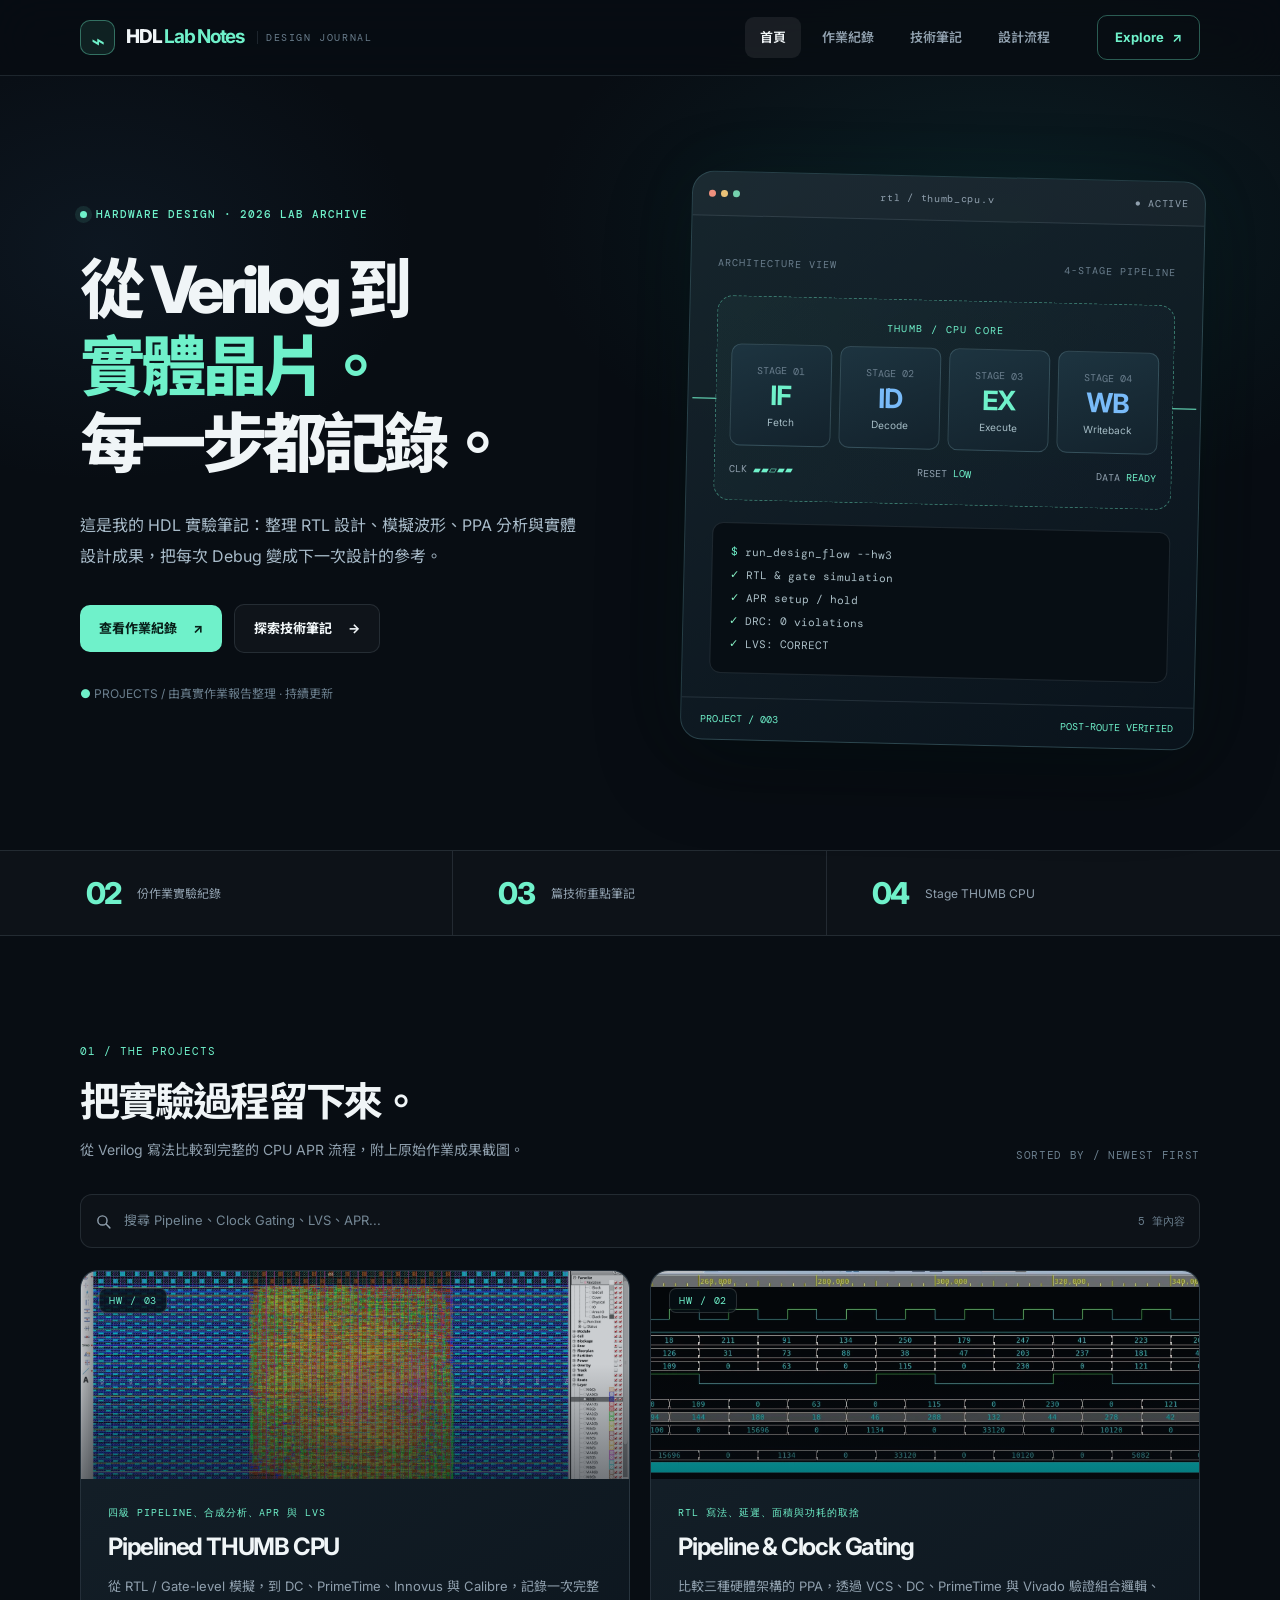
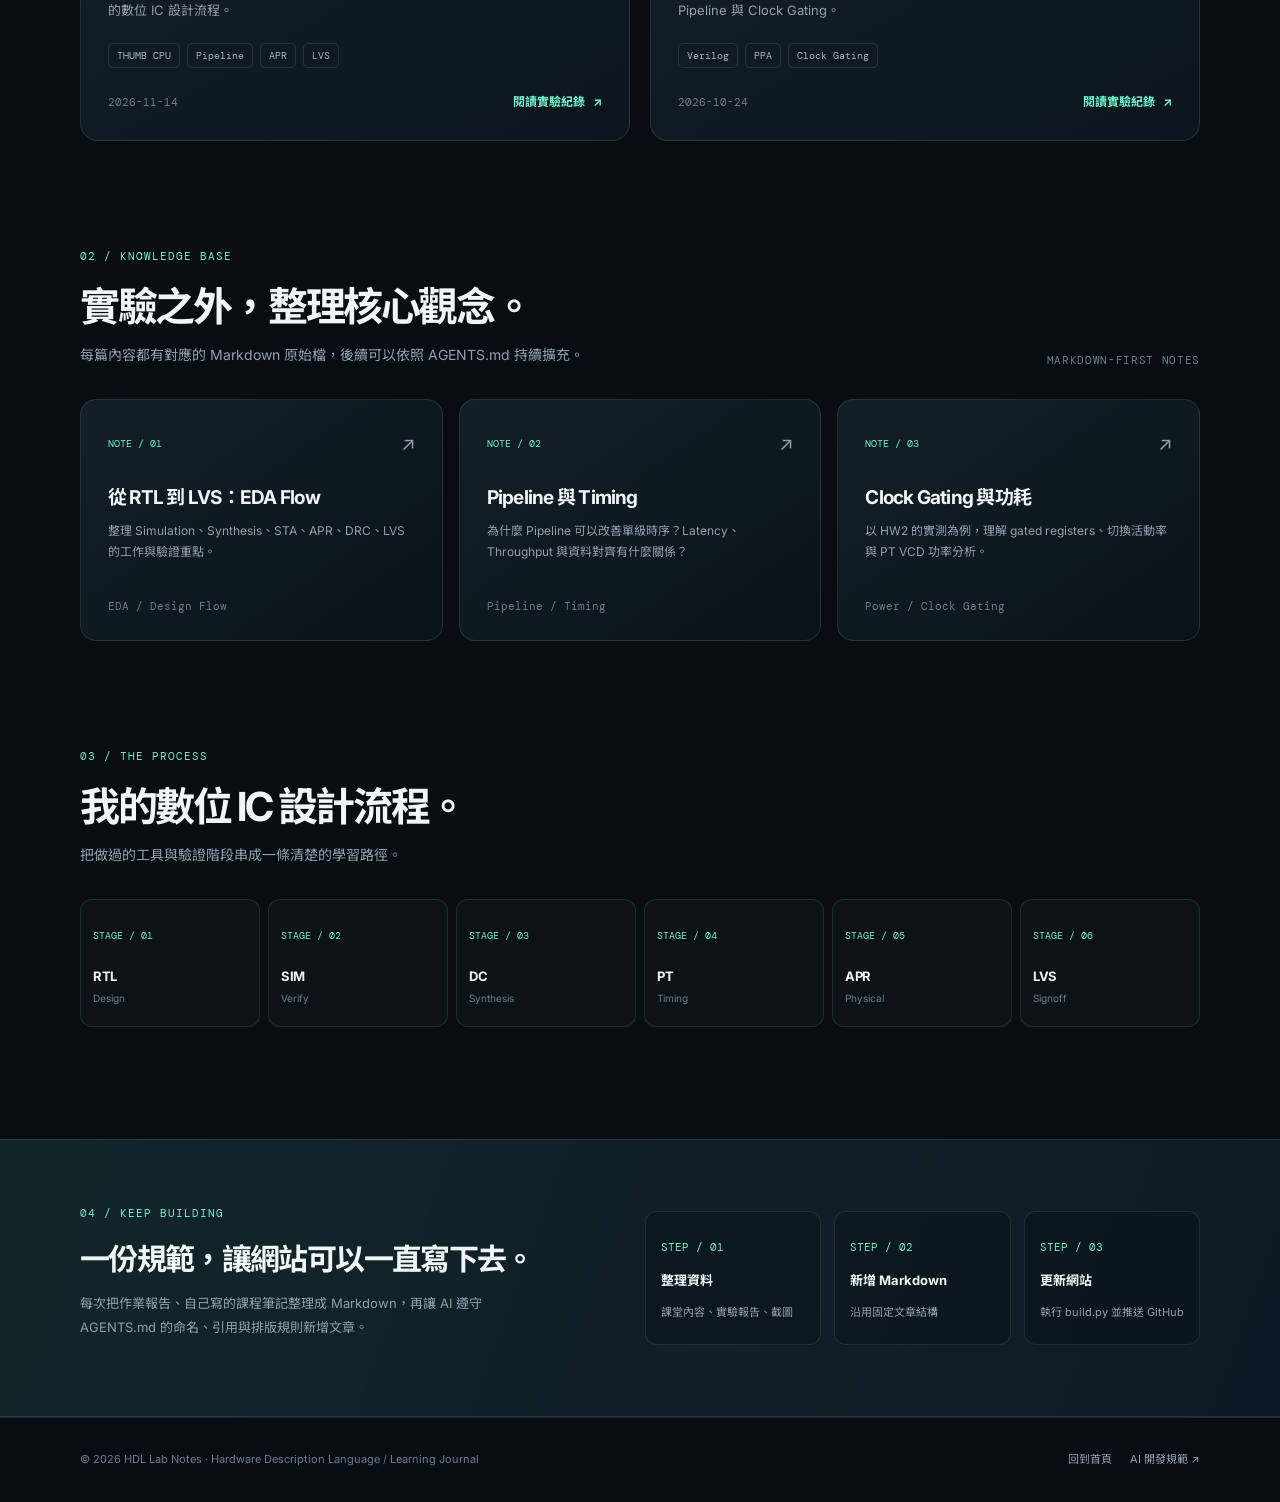
<file: index.html>
<!doctype html><html lang="zh-Hant"><head><meta charset="utf-8"/><meta name="viewport" content="width=device-width,initial-scale=1"/>
    <meta name="description" content="HDL Lab Notes：Verilog、Pipeline、Clock Gating 與 Pipelined THUMB CPU 的硬體設計學習紀錄。"/><meta name="theme-color" content="#080d13"/>
    <title>首頁 · HDL Lab Notes</title><link rel="stylesheet" href="assets/css/styles.css"/>
    <script defer src="assets/js/site.js"></script></head><body><header class="site-header"><div class="wrap nav">
      <a class="brand" href="index.html" aria-label="HDL Lab Notes 首頁"><span class="brand-icon" aria-hidden="true">⌁</span><span>HDL <b>Lab Notes</b></span><small>DESIGN JOURNAL</small></a>
      <nav class="nav-links" id="main-nav" data-nav-links aria-label="主要導覽">
        <a href="index.html" aria-current="page">首頁</a>
        <a href="index.html#assignments" >作業紀錄</a>
        <a href="index.html#notes" >技術筆記</a>
        <a href="index.html#workflow">設計流程</a>
      </nav>
      <a class="nav-cta" href="index.html#assignments">Explore <span aria-hidden="true">↗</span></a>
      <button class="menu-toggle" type="button" data-menu-button aria-controls="main-nav" aria-expanded="false" aria-label="開啟選單">☰</button>
    </div></header><main>
      <section class="hero wrap"><div class="hero-copy"><div class="eyebrow"><span class="status-ping"></span> HARDWARE DESIGN · 2026 LAB ARCHIVE</div>
       <h1>從 Verilog 到<br/><em>實體晶片。</em><br/>每一步都記錄。</h1>
       <p class="intro">這是我的 HDL 實驗筆記：整理 RTL 設計、模擬波形、PPA 分析與實體設計成果，把每次 Debug 變成下一次設計的參考。</p>
       <div class="hero-actions"><a class="btn btn-primary" href="#assignments">查看作業紀錄 <span>↗</span></a><a class="btn btn-outline" href="#notes">探索技術筆記 <span>→</span></a></div>
       <p class="hero-caption"><span>●</span> PROJECTS / 由真實作業報告整理 · 持續更新</p></div>
       <div class="visual" aria-label="四級 CPU Pipeline 示意"><div class="visual-top"><div class="window-dots"><i></i><i></i><i></i></div><span>rtl / thumb_cpu.v</span><span>● ACTIVE</span></div>
        <div class="visual-core"><div class="schematic-title"><span>ARCHITECTURE VIEW</span><span>4-STAGE PIPELINE</span></div>
        <div class="chip-box"><div class="chip-kicker">THUMB / CPU CORE</div><div class="pipeline">
           <div class="stage"><span>STAGE 01</span><strong>IF</strong><small>Fetch</small></div><div class="stage"><span>STAGE 02</span><strong>ID</strong><small>Decode</small></div><div class="stage"><span>STAGE 03</span><strong>EX</strong><small>Execute</small></div><div class="stage"><span>STAGE 04</span><strong>WB</strong><small>Writeback</small></div>
         </div><div class="signal"><span>CLK <i>▰▰▱▰▰</i></span><span>RESET <i>LOW</i></span><span>DATA <i>READY</i></span></div></div>
        <div class="terminal"><div><span class="prompt">$</span> run_design_flow --hw3</div><div><span class="pass">✓</span> RTL &amp; gate simulation</div><div><span class="pass">✓</span> APR setup / hold</div><div><span class="pass">✓</span> DRC: 0 violations</div><div><span class="pass">✓</span> LVS: CORRECT</div></div></div>
        <div class="visual-foot"><span>PROJECT / 003</span><span>POST-ROUTE VERIFIED</span></div></div></section>
      <div class="stats-strip"><div class="wrap stats"><div class="stat"><strong>02</strong><span>份作業實驗紀錄</span></div><div class="stat"><strong>03</strong><span>篇技術重點筆記</span></div><div class="stat"><strong>04</strong><span>Stage THUMB CPU</span></div></div></div>
      <section id="assignments" class="section wrap"><div class="section-header"><div><span class="section-number">01 / THE PROJECTS</span><h2>把實驗過程留下來。</h2><p>從 Verilog 寫法比較到完整的 CPU APR 流程，附上原始作業成果截圖。</p></div><span class="section-aside">SORTED BY / NEWEST FIRST</span></div>
        <div class="search-area"><svg viewBox="0 0 24 24" fill="none" stroke-width="2" stroke-linecap="round"><circle cx="10.5" cy="10.5" r="6.5"/><path d="m16 16 5 5"/></svg><input data-search type="search" aria-label="搜尋實驗與技術筆記" placeholder="搜尋 Pipeline、Clock Gating、LVS、APR..."/><small data-search-count>5 筆內容</small></div>
        <div class="card-grid"><a href="assignments/hw3.html" class="card" data-search-item="Pipelined THUMB CPU 四級 Pipeline、合成分析、APR 與 LVS 從 RTL / Gate-level 模擬，到 DC、PrimeTime、Innovus 與 Calibre，記錄一次完整的數位 IC 設計流程。 THUMB CPU Pipeline APR LVS"><div class="card-media"><img src="assets/images/hw3-layout.webp" alt="Pipelined THUMB CPU 實作截圖" loading="lazy"/><span class="card-index">HW / 03</span></div><div class="card-body">
      <p class="card-subtitle">四級 Pipeline、合成分析、APR 與 LVS</p><h3>Pipelined THUMB CPU</h3><p>從 RTL / Gate-level 模擬，到 DC、PrimeTime、Innovus 與 Calibre，記錄一次完整的數位 IC 設計流程。</p><div class="tags"><span>THUMB CPU</span><span>Pipeline</span><span>APR</span><span>LVS</span></div>
      <div class="card-bottom"><span class="card-date">2026-11-14</span><span class="card-arrow">閱讀實驗紀錄 <span aria-hidden="true">↗</span></span></div></div></a><a href="assignments/hw2.html" class="card" data-search-item="Pipeline &amp; Clock Gating RTL 寫法、延遲、面積與功耗的取捨 比較三種硬體架構的 PPA，透過 VCS、DC、PrimeTime 與 Vivado 驗證組合邏輯、Pipeline 與 Clock Gating。 Verilog PPA Clock Gating"><div class="card-media"><img src="assets/images/hw2-pipelined-wave.webp" alt="Pipeline &amp; Clock Gating 實作截圖" loading="lazy"/><span class="card-index">HW / 02</span></div><div class="card-body">
      <p class="card-subtitle">RTL 寫法、延遲、面積與功耗的取捨</p><h3>Pipeline &amp; Clock Gating</h3><p>比較三種硬體架構的 PPA，透過 VCS、DC、PrimeTime 與 Vivado 驗證組合邏輯、Pipeline 與 Clock Gating。</p><div class="tags"><span>Verilog</span><span>PPA</span><span>Clock Gating</span></div>
      <div class="card-bottom"><span class="card-date">2026-10-24</span><span class="card-arrow">閱讀實驗紀錄 <span aria-hidden="true">↗</span></span></div></div></a></div></section>
      <section id="notes" class="section wrap"><div class="section-header"><div><span class="section-number">02 / KNOWLEDGE BASE</span><h2>實驗之外，整理核心觀念。</h2><p>每篇內容都有對應的 Markdown 原始檔，後續可以依照 AGENTS.md 持續擴充。</p></div><span class="section-aside">MARKDOWN-FIRST NOTES</span></div>
        <div class="notes-grid"><a href="notes/eda-flow.html" class="note-card" data-search-item="從 RTL 到 LVS：EDA Flow 把整條數位 IC 設計流程串起來 整理 Simulation、Synthesis、STA、APR、DRC、LVS 的工作與驗證重點。 EDA Design Flow"><div class="note-top"><span>NOTE / 01</span><b aria-hidden="true">↗</b></div><h3>從 RTL 到 LVS：EDA Flow</h3><p>整理 Simulation、Synthesis、STA、APR、DRC、LVS 的工作與驗證重點。</p><small>EDA / Design Flow</small></a><a href="notes/pipeline.html" class="note-card" data-search-item="Pipeline 與 Timing 從 Stage Register 理解時序 為什麼 Pipeline 可以改善單級時序？Latency、Throughput 與資料對齊有什麼關係？ Pipeline Timing"><div class="note-top"><span>NOTE / 02</span><b aria-hidden="true">↗</b></div><h3>Pipeline 與 Timing</h3><p>為什麼 Pipeline 可以改善單級時序？Latency、Throughput 與資料對齊有什麼關係？</p><small>Pipeline / Timing</small></a><a href="notes/clock-gating.html" class="note-card" data-search-item="Clock Gating 與功耗 降低無效切換的思考方式 以 HW2 的實測為例，理解 gated registers、切換活動率與 PT VCD 功率分析。 Power Clock Gating"><div class="note-top"><span>NOTE / 03</span><b aria-hidden="true">↗</b></div><h3>Clock Gating 與功耗</h3><p>以 HW2 的實測為例，理解 gated registers、切換活動率與 PT VCD 功率分析。</p><small>Power / Clock Gating</small></a></div><div class="empty-state" data-empty>找不到符合的筆記，試試其他關鍵字。</div></section>
      <section id="workflow" class="section wrap flow-section"><div class="section-header"><div><span class="section-number">03 / THE PROCESS</span><h2>我的數位 IC 設計流程。</h2><p>把做過的工具與驗證階段串成一條清楚的學習路徑。</p></div></div>
        <div class="flow-grid"><div class="flow-cell"><span>STAGE / 01</span><h4>RTL</h4><p>Design</p></div><div class="flow-cell"><span>STAGE / 02</span><h4>SIM</h4><p>Verify</p></div><div class="flow-cell"><span>STAGE / 03</span><h4>DC</h4><p>Synthesis</p></div><div class="flow-cell"><span>STAGE / 04</span><h4>PT</h4><p>Timing</p></div><div class="flow-cell"><span>STAGE / 05</span><h4>APR</h4><p>Physical</p></div><div class="flow-cell"><span>STAGE / 06</span><h4>LVS</h4><p>Signoff</p></div></div></section>
      <section class="guide-band"><div class="wrap guide-row"><div><span class="section-number">04 / KEEP BUILDING</span><h2>一份規範，讓網站可以一直寫下去。</h2><p>每次把作業報告、自己寫的課程筆記整理成 Markdown，再讓 AI 遵守 AGENTS.md 的命名、引用與排版規則新增文章。</p></div>
        <div class="guide-steps"><div><span>STEP / 01</span><strong>整理資料</strong><small>課堂內容、實驗報告、截圖</small></div><div><span>STEP / 02</span><strong>新增 Markdown</strong><small>沿用固定文章結構</small></div><div><span>STEP / 03</span><strong>更新網站</strong><small>執行 build.py 並推送 GitHub</small></div></div></div></section>
    </main><footer class="footer"><div class="wrap footer-inner"><p>© 2026 HDL Lab Notes · Hardware Description Language / Learning Journal</p><div class="utility-links"><a href="index.html">回到首頁</a><a href="AGENTS.md" target="_blank" rel="noopener">AI 開發規範 ↗</a></div></div></footer></body></html>
</file>
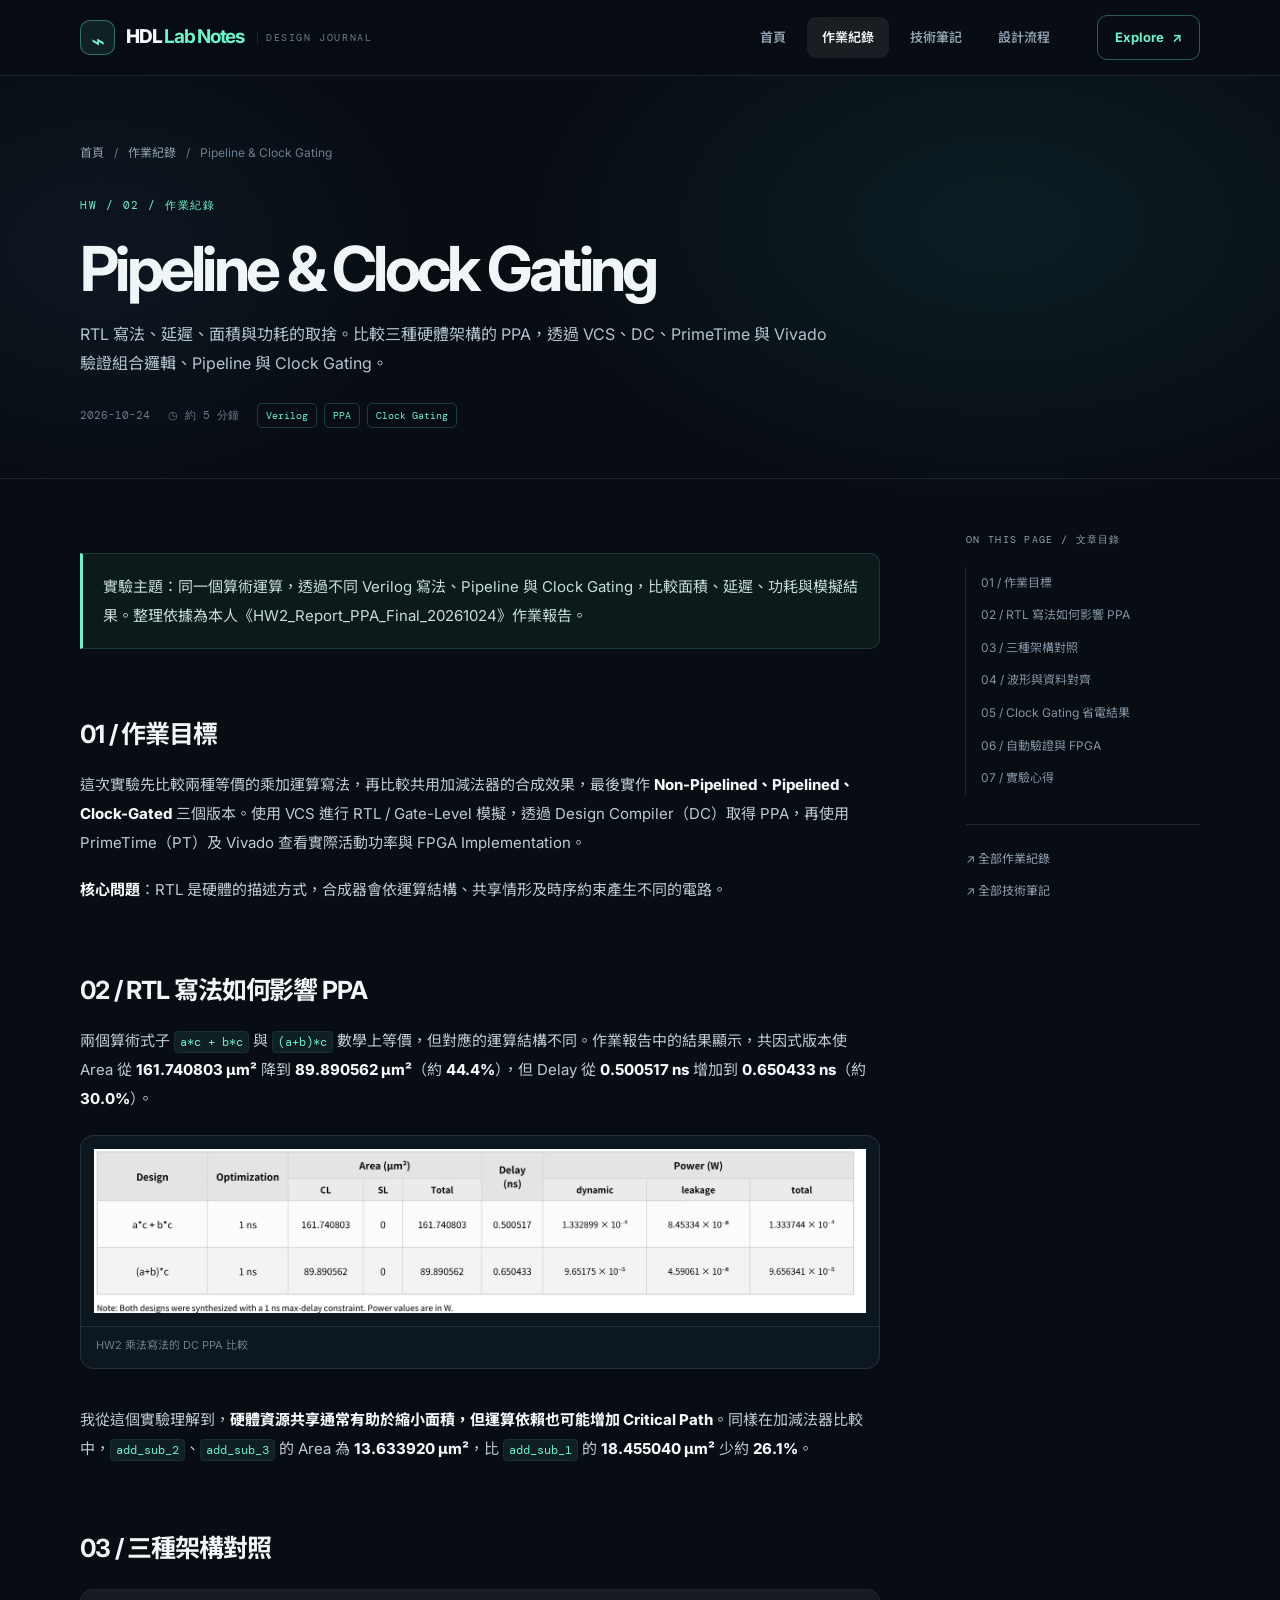
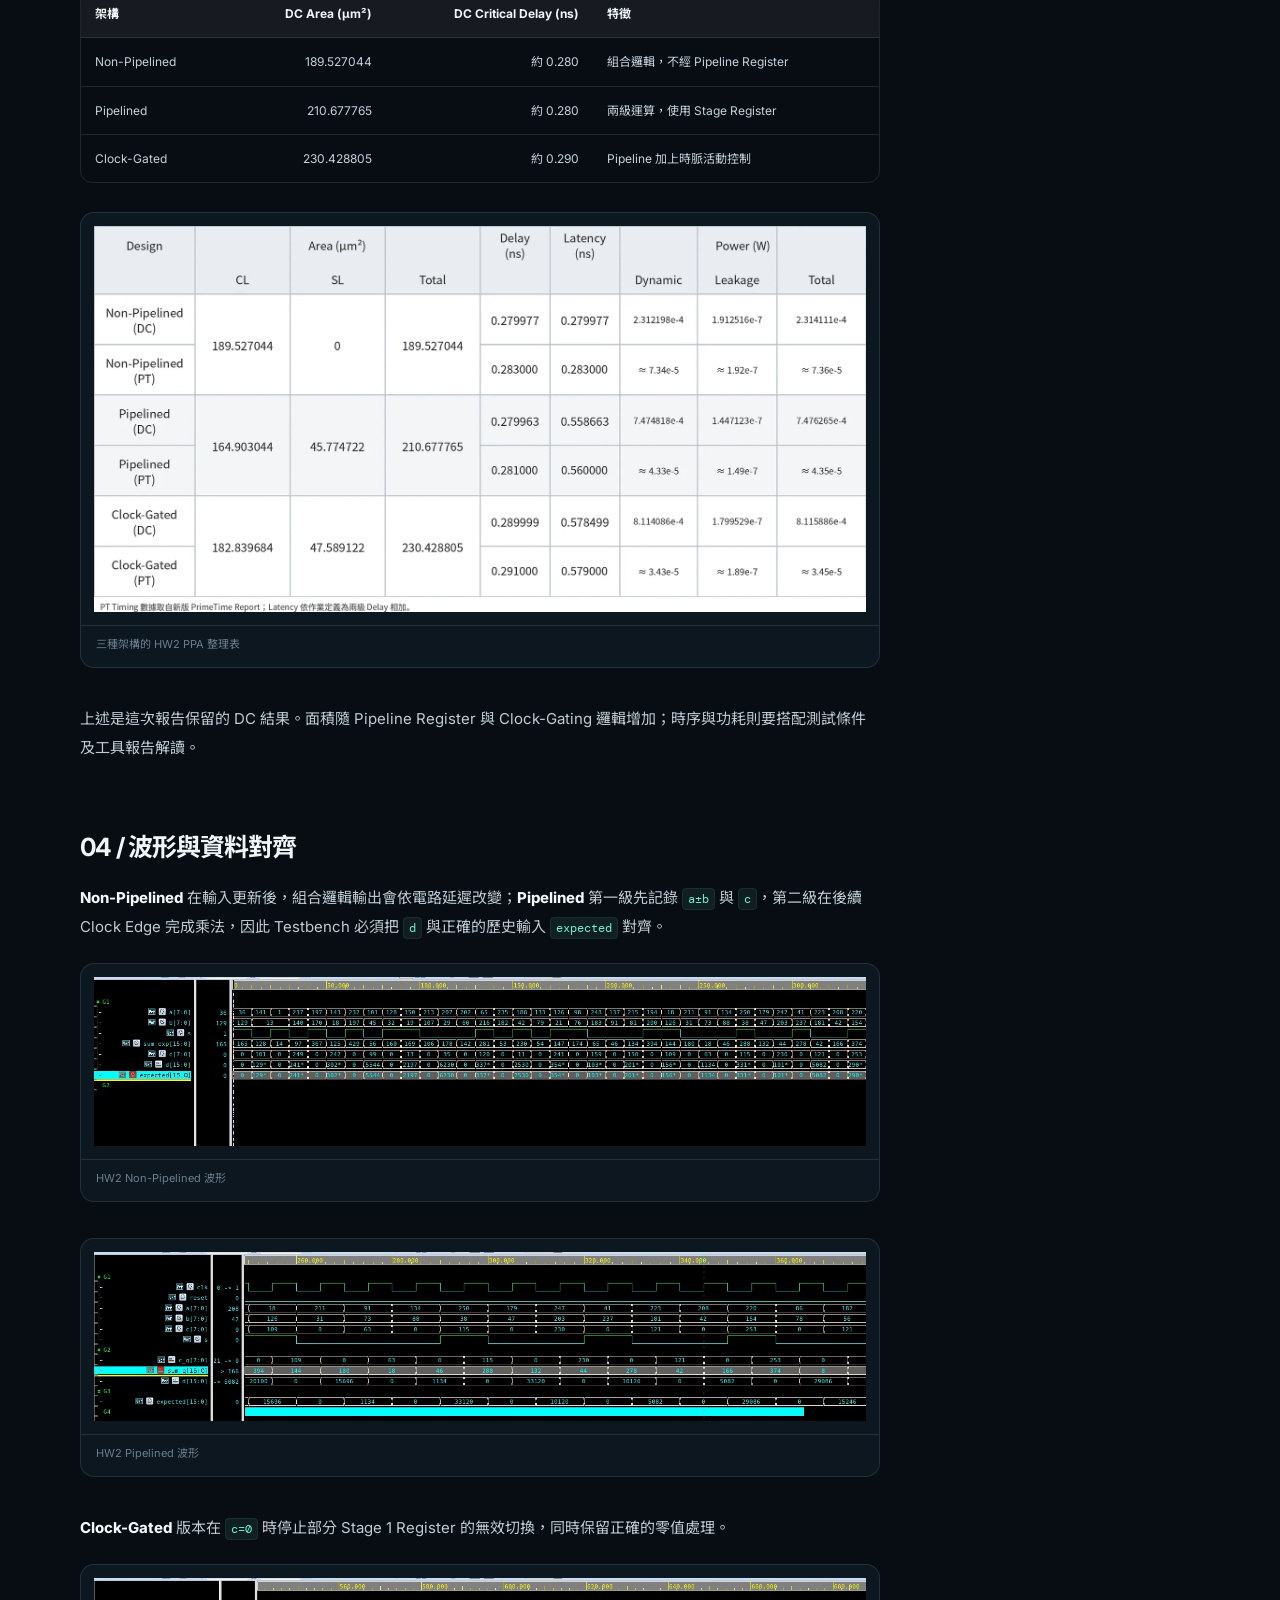
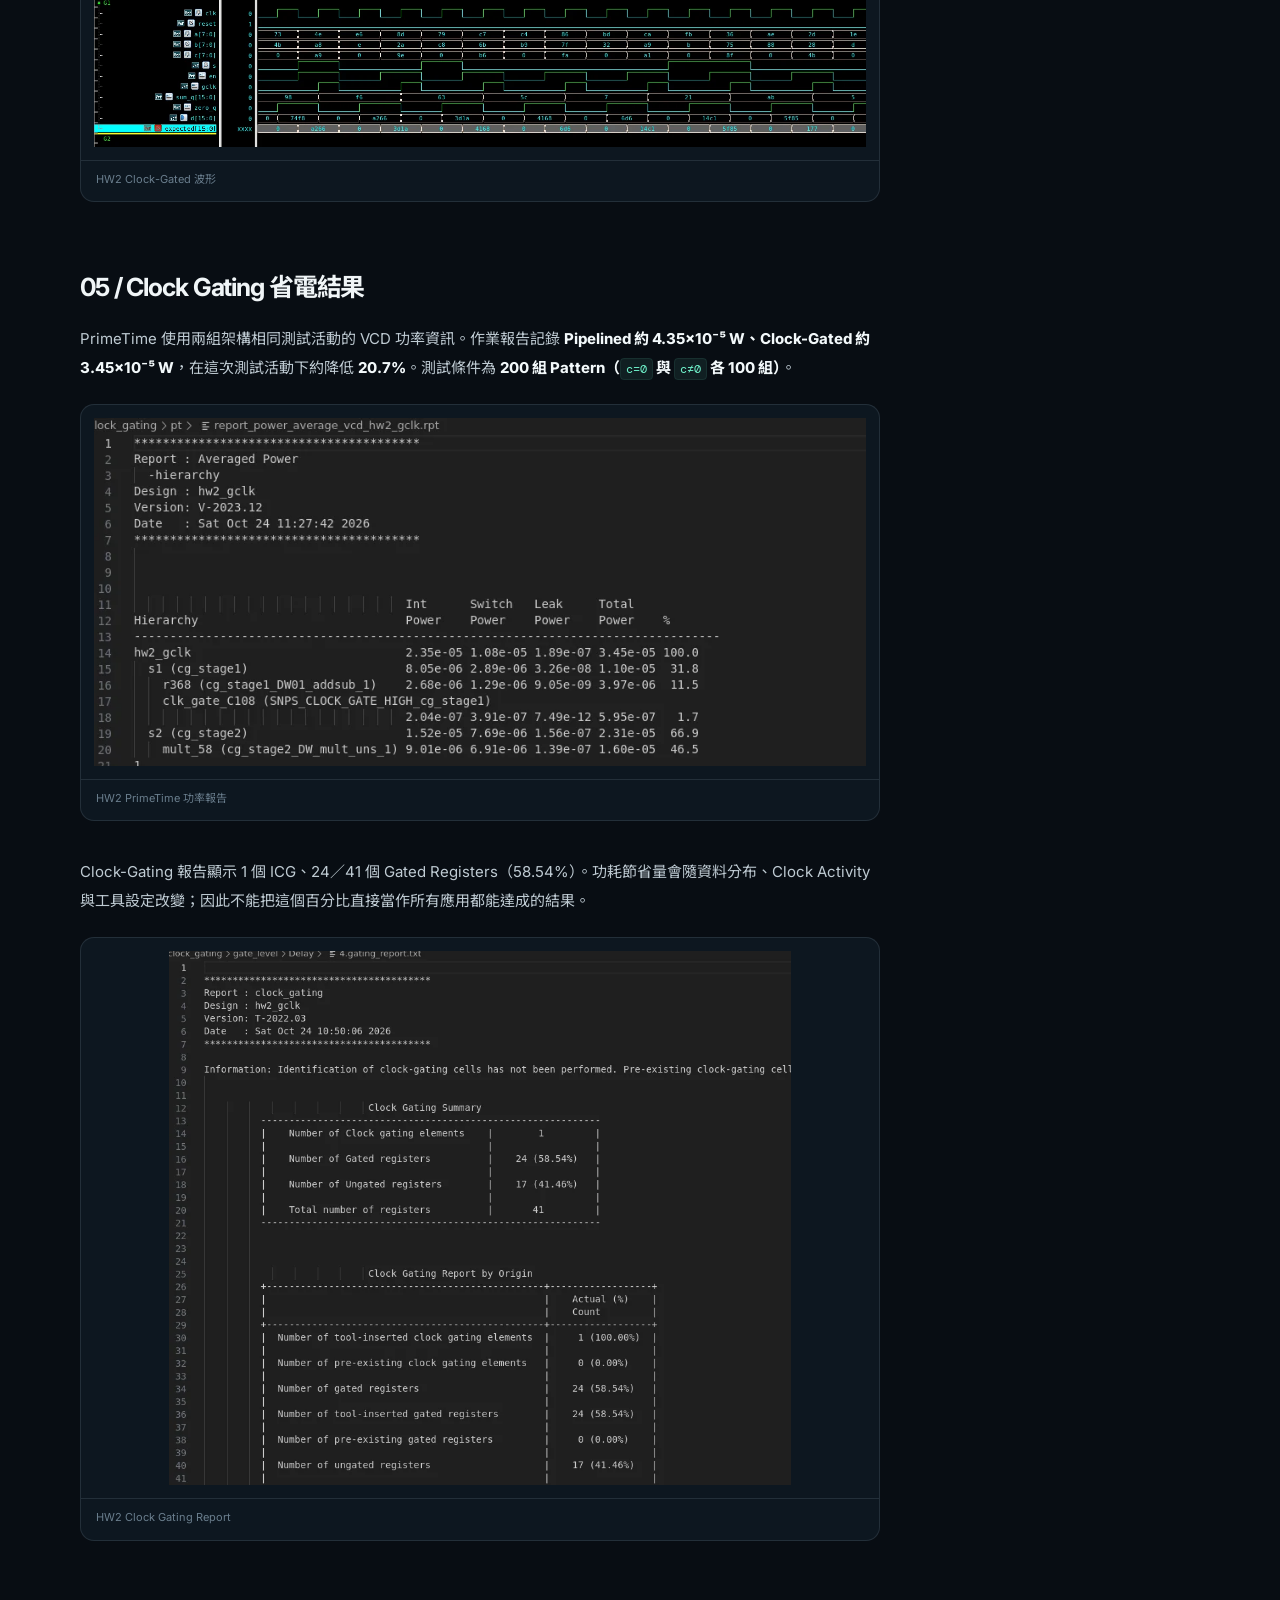
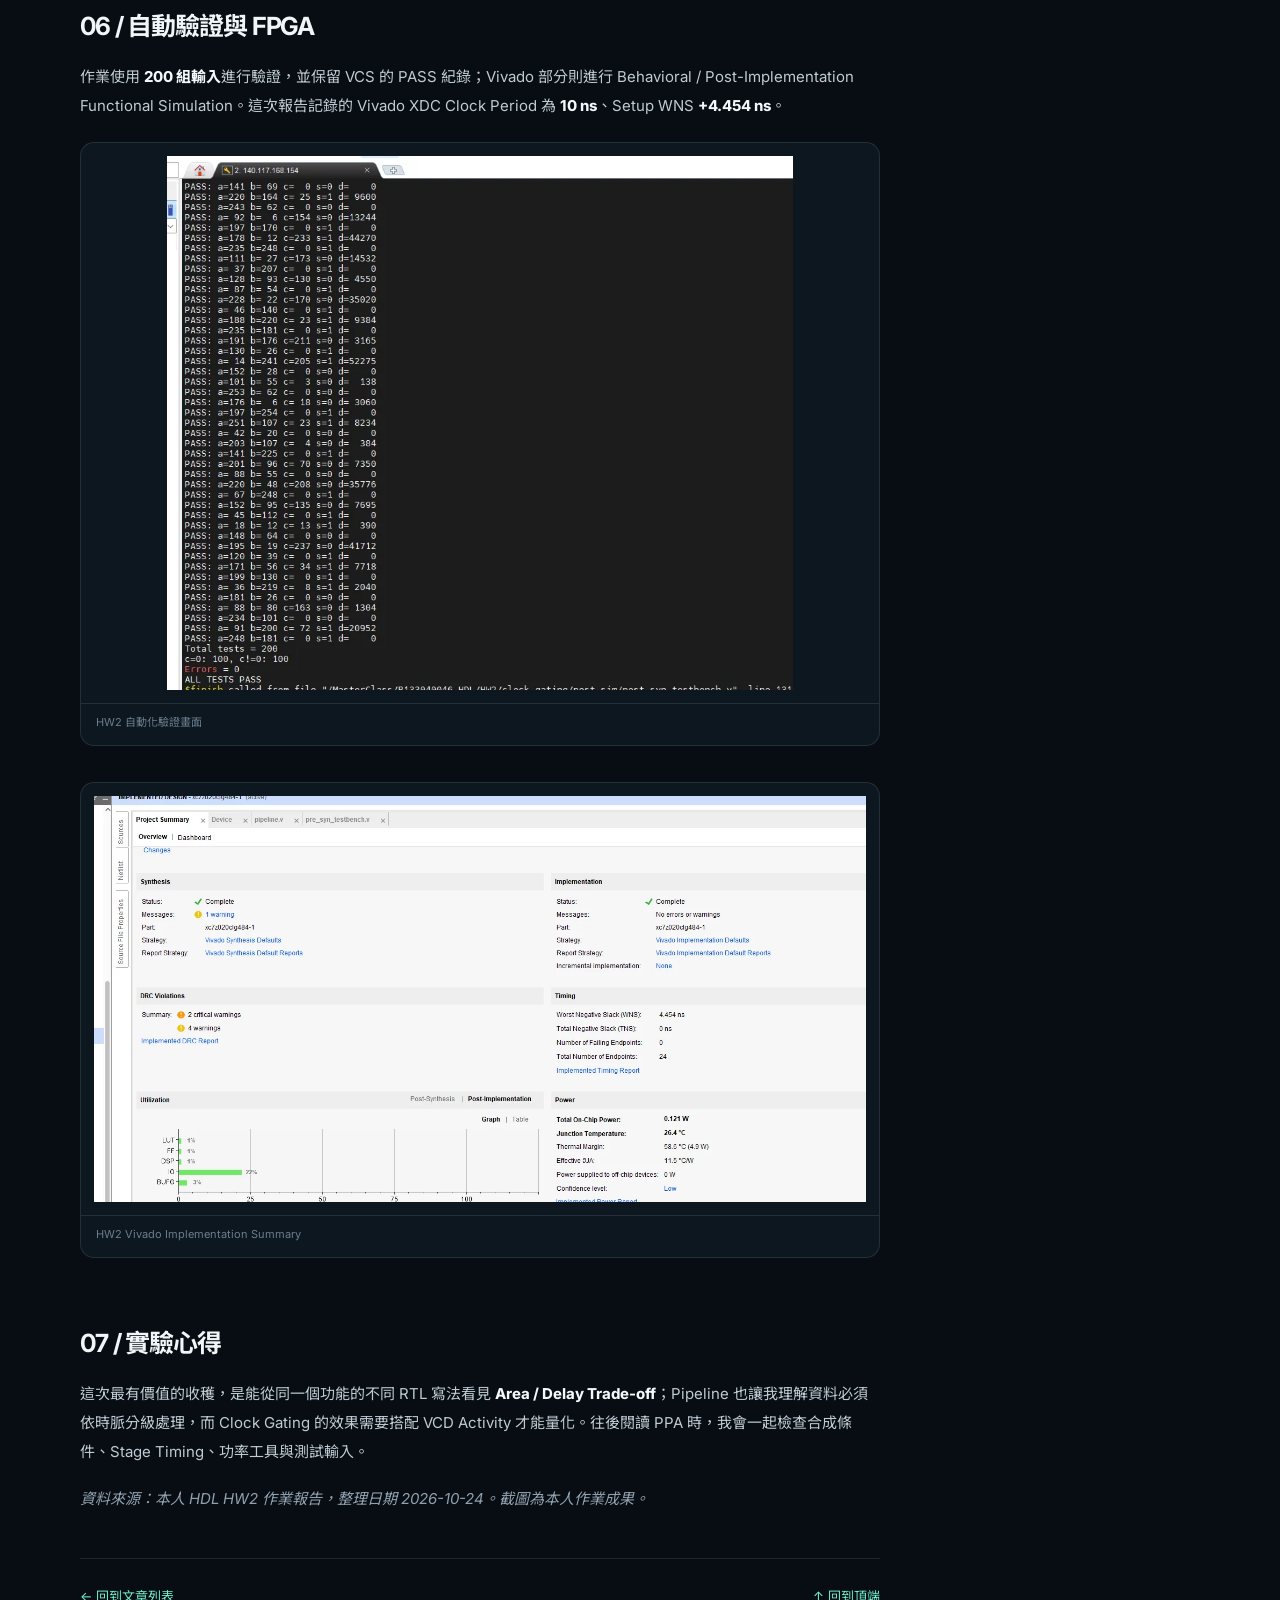
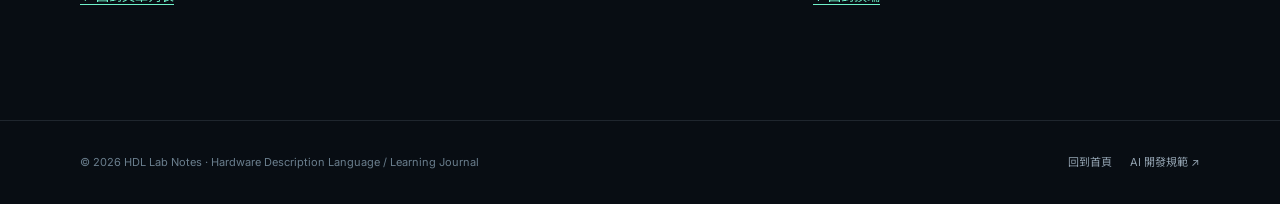
<file: assignments/hw2.html>
<!doctype html><html lang="zh-Hant"><head><meta charset="utf-8"/><meta name="viewport" content="width=device-width,initial-scale=1"/>
    <meta name="description" content="比較三種硬體架構的 PPA，透過 VCS、DC、PrimeTime 與 Vivado 驗證組合邏輯、Pipeline 與 Clock Gating。"/><meta name="theme-color" content="#080d13"/>
    <title>Pipeline &amp; Clock Gating · HDL Lab Notes</title><link rel="stylesheet" href="../assets/css/styles.css"/>
    <script defer src="../assets/js/site.js"></script></head><body><div class="reading-progress" data-progress></div><header class="site-header"><div class="wrap nav">
      <a class="brand" href="../index.html" aria-label="HDL Lab Notes 首頁"><span class="brand-icon" aria-hidden="true">⌁</span><span>HDL <b>Lab Notes</b></span><small>DESIGN JOURNAL</small></a>
      <nav class="nav-links" id="main-nav" data-nav-links aria-label="主要導覽">
        <a href="../index.html" >首頁</a>
        <a href="../index.html#assignments" aria-current="page">作業紀錄</a>
        <a href="../index.html#notes" >技術筆記</a>
        <a href="../index.html#workflow">設計流程</a>
      </nav>
      <a class="nav-cta" href="../index.html#assignments">Explore <span aria-hidden="true">↗</span></a>
      <button class="menu-toggle" type="button" data-menu-button aria-controls="main-nav" aria-expanded="false" aria-label="開啟選單">☰</button>
    </div></header><main><section class="article-head"><div class="wrap"><div class="crumbs"><a href="../index.html">首頁</a><span>/</span><a href="../index.html#assignments">作業紀錄</a><span>/</span><span>Pipeline &amp; Clock Gating</span></div>
        <div class="article-label">HW / 02 / 作業紀錄</div><h1>Pipeline &amp; Clock Gating</h1><p class="article-deck">RTL 寫法、延遲、面積與功耗的取捨。比較三種硬體架構的 PPA，透過 VCS、DC、PrimeTime 與 Vivado 驗證組合邏輯、Pipeline 與 Clock Gating。</p>
        <div class="article-meta"><span>2026-10-24</span><span>◷ 約 5 分鐘</span><div class="tags"><span>Verilog</span><span>PPA</span><span>Clock Gating</span></div></div></div></section>
        <div class="wrap article-grid"><article class="prose"><blockquote>
<p>實驗主題：同一個算術運算，透過不同 Verilog 寫法、Pipeline 與 Clock Gating，比較面積、延遲、功耗與模擬結果。整理依據為本人《HW2_Report_PPA_Final_20261024》作業報告。</p>
</blockquote>
<h2 id="section-1">01 / 作業目標</h2>
<p>這次實驗先比較兩種等價的乘加運算寫法，再比較共用加減法器的合成效果，最後實作 <strong>Non-Pipelined、Pipelined、Clock-Gated</strong> 三個版本。使用 VCS 進行 RTL / Gate-Level 模擬，透過 Design Compiler（DC）取得 PPA，再使用 PrimeTime（PT）及 Vivado 查看實際活動功率與 FPGA Implementation。</p>
<p><strong>核心問題</strong>：RTL 是硬體的描述方式，合成器會依運算結構、共享情形及時序約束產生不同的電路。</p>
<h2 id="section-2">02 / RTL 寫法如何影響 PPA</h2>
<p>兩個算術式子 <code>a*c + b*c</code> 與 <code>(a+b)*c</code> 數學上等價，但對應的運算結構不同。作業報告中的結果顯示，共因式版本使 Area 從 <strong>161.740803 μm²</strong> 降到 <strong>89.890562 μm²</strong>（約 <strong>44.4%</strong>），但 Delay 從 <strong>0.500517 ns</strong> 增加到 <strong>0.650433 ns</strong>（約 <strong>30.0%</strong>）。</p>
<figure><img loading="lazy" src="../assets/images/hw2-multiply-compare.webp" alt="HW2 乘法寫法的 DC PPA 比較"/><figcaption>HW2 乘法寫法的 DC PPA 比較</figcaption></figure>
<p>我從這個實驗理解到，<strong>硬體資源共享通常有助於縮小面積，但運算依賴也可能增加 Critical Path</strong>。同樣在加減法器比較中，<code>add_sub_2</code>、<code>add_sub_3</code> 的 Area 為 <strong>13.633920 μm²</strong>，比 <code>add_sub_1</code> 的 <strong>18.455040 μm²</strong> 少約 <strong>26.1%</strong>。</p>
<h2 id="section-3">03 / 三種架構對照</h2>
<div class="table-scroller"><table>
<thead>
<tr>
  <th>架構</th>
  <th style="text-align:right">DC Area (μm²)</th>
  <th style="text-align:right">DC Critical Delay (ns)</th>
  <th>特徵</th>
</tr>
</thead>
<tbody>
<tr>
  <td>Non-Pipelined</td>
  <td style="text-align:right">189.527044</td>
  <td style="text-align:right">約 0.280</td>
  <td>組合邏輯，不經 Pipeline Register</td>
</tr>
<tr>
  <td>Pipelined</td>
  <td style="text-align:right">210.677765</td>
  <td style="text-align:right">約 0.280</td>
  <td>兩級運算，使用 Stage Register</td>
</tr>
<tr>
  <td>Clock-Gated</td>
  <td style="text-align:right">230.428805</td>
  <td style="text-align:right">約 0.290</td>
  <td>Pipeline 加上時脈活動控制</td>
</tr>
</tbody>
</table></div>
<figure><img loading="lazy" src="../assets/images/hw2-ppa-overview.webp" alt="三種架構的 HW2 PPA 整理表"/><figcaption>三種架構的 HW2 PPA 整理表</figcaption></figure>
<p>上述是這次報告保留的 DC 結果。面積隨 Pipeline Register 與 Clock-Gating 邏輯增加；時序與功耗則要搭配測試條件及工具報告解讀。</p>
<h2 id="section-4">04 / 波形與資料對齊</h2>
<p><strong>Non-Pipelined</strong> 在輸入更新後，組合邏輯輸出會依電路延遲改變；<strong>Pipelined</strong> 第一級先記錄 <code>a±b</code> 與 <code>c</code>，第二級在後續 Clock Edge 完成乘法，因此 Testbench 必須把 <code>d</code> 與正確的歷史輸入 <code>expected</code> 對齊。</p>
<figure><img loading="lazy" src="../assets/images/hw2-non-pipelined-wave.webp" alt="HW2 Non-Pipelined 波形"/><figcaption>HW2 Non-Pipelined 波形</figcaption></figure>
<figure><img loading="lazy" src="../assets/images/hw2-pipelined-wave.webp" alt="HW2 Pipelined 波形"/><figcaption>HW2 Pipelined 波形</figcaption></figure>
<p><strong>Clock-Gated</strong> 版本在 <code>c=0</code> 時停止部分 Stage 1 Register 的無效切換，同時保留正確的零值處理。</p>
<figure><img loading="lazy" src="../assets/images/hw2-clock-gated-wave.webp" alt="HW2 Clock-Gated 波形"/><figcaption>HW2 Clock-Gated 波形</figcaption></figure>
<h2 id="section-5">05 / Clock Gating 省電結果</h2>
<p>PrimeTime 使用兩組架構相同測試活動的 VCD 功率資訊。作業報告記錄 <strong>Pipelined 約 4.35×10⁻⁵ W、Clock-Gated 約 3.45×10⁻⁵ W</strong>，在這次測試活動下約降低 <strong>20.7%</strong>。測試條件為 <strong>200 組 Pattern（<code>c=0</code> 與 <code>c≠0</code> 各 100 組）</strong>。</p>
<figure><img loading="lazy" src="../assets/images/hw2-pt-power.webp" alt="HW2 PrimeTime 功率報告"/><figcaption>HW2 PrimeTime 功率報告</figcaption></figure>
<p>Clock-Gating 報告顯示 1 個 ICG、24／41 個 Gated Registers（58.54%）。功耗節省量會隨資料分布、Clock Activity 與工具設定改變；因此不能把這個百分比直接當作所有應用都能達成的結果。</p>
<figure><img loading="lazy" src="../assets/images/hw2-clock-gating-report.webp" alt="HW2 Clock Gating Report"/><figcaption>HW2 Clock Gating Report</figcaption></figure>
<h2 id="section-6">06 / 自動驗證與 FPGA</h2>
<p>作業使用 <strong>200 組輸入</strong>進行驗證，並保留 VCS 的 PASS 紀錄；Vivado 部分則進行 Behavioral / Post-Implementation Functional Simulation。這次報告記錄的 Vivado XDC Clock Period 為 <strong>10 ns</strong>、Setup WNS <strong>+4.454 ns</strong>。</p>
<figure><img loading="lazy" src="../assets/images/hw2-automatic-check.webp" alt="HW2 自動化驗證畫面"/><figcaption>HW2 自動化驗證畫面</figcaption></figure>
<figure><img loading="lazy" src="../assets/images/hw2-vivado-summary.webp" alt="HW2 Vivado Implementation Summary"/><figcaption>HW2 Vivado Implementation Summary</figcaption></figure>
<h2 id="section-7">07 / 實驗心得</h2>
<p>這次最有價值的收穫，是能從同一個功能的不同 RTL 寫法看見 <strong>Area / Delay Trade-off</strong>；Pipeline 也讓我理解資料必須依時脈分級處理，而 Clock Gating 的效果需要搭配 VCD Activity 才能量化。往後閱讀 PPA 時，我會一起檢查合成條件、Stage Timing、功率工具與測試輸入。</p>
<p><em>資料來源：本人 HDL HW2 作業報告，整理日期 2026-10-24。截圖為本人作業成果。</em></p>
<nav class="article-prevnext" aria-label="文章導覽"><a href="../index.html#assignments">← 回到文章列表</a><a href="#">↑ 回到頂端</a></nav></article>
         <aside class="article-aside"><div class="toc-title">ON THIS PAGE / 文章目錄</div><nav class="toc" data-toc aria-label="本篇目錄"></nav><div class="aside-bottom"><a href="../index.html#assignments">↗ 全部作業紀錄</a><a href="../index.html#notes">↗ 全部技術筆記</a></div></aside></div></main>
      <div class="lightbox" data-lightbox role="dialog" aria-modal="true" aria-label="圖片放大預覽" aria-hidden="true"><button class="lightbox-close" data-lightbox-close aria-label="關閉圖片">×</button><img alt="放大圖片"/><div class="lightbox-caption" data-lightbox-caption></div></div><footer class="footer"><div class="wrap footer-inner"><p>© 2026 HDL Lab Notes · Hardware Description Language / Learning Journal</p><div class="utility-links"><a href="../index.html">回到首頁</a><a href="../AGENTS.md" target="_blank" rel="noopener">AI 開發規範 ↗</a></div></div></footer></body></html>
</file>
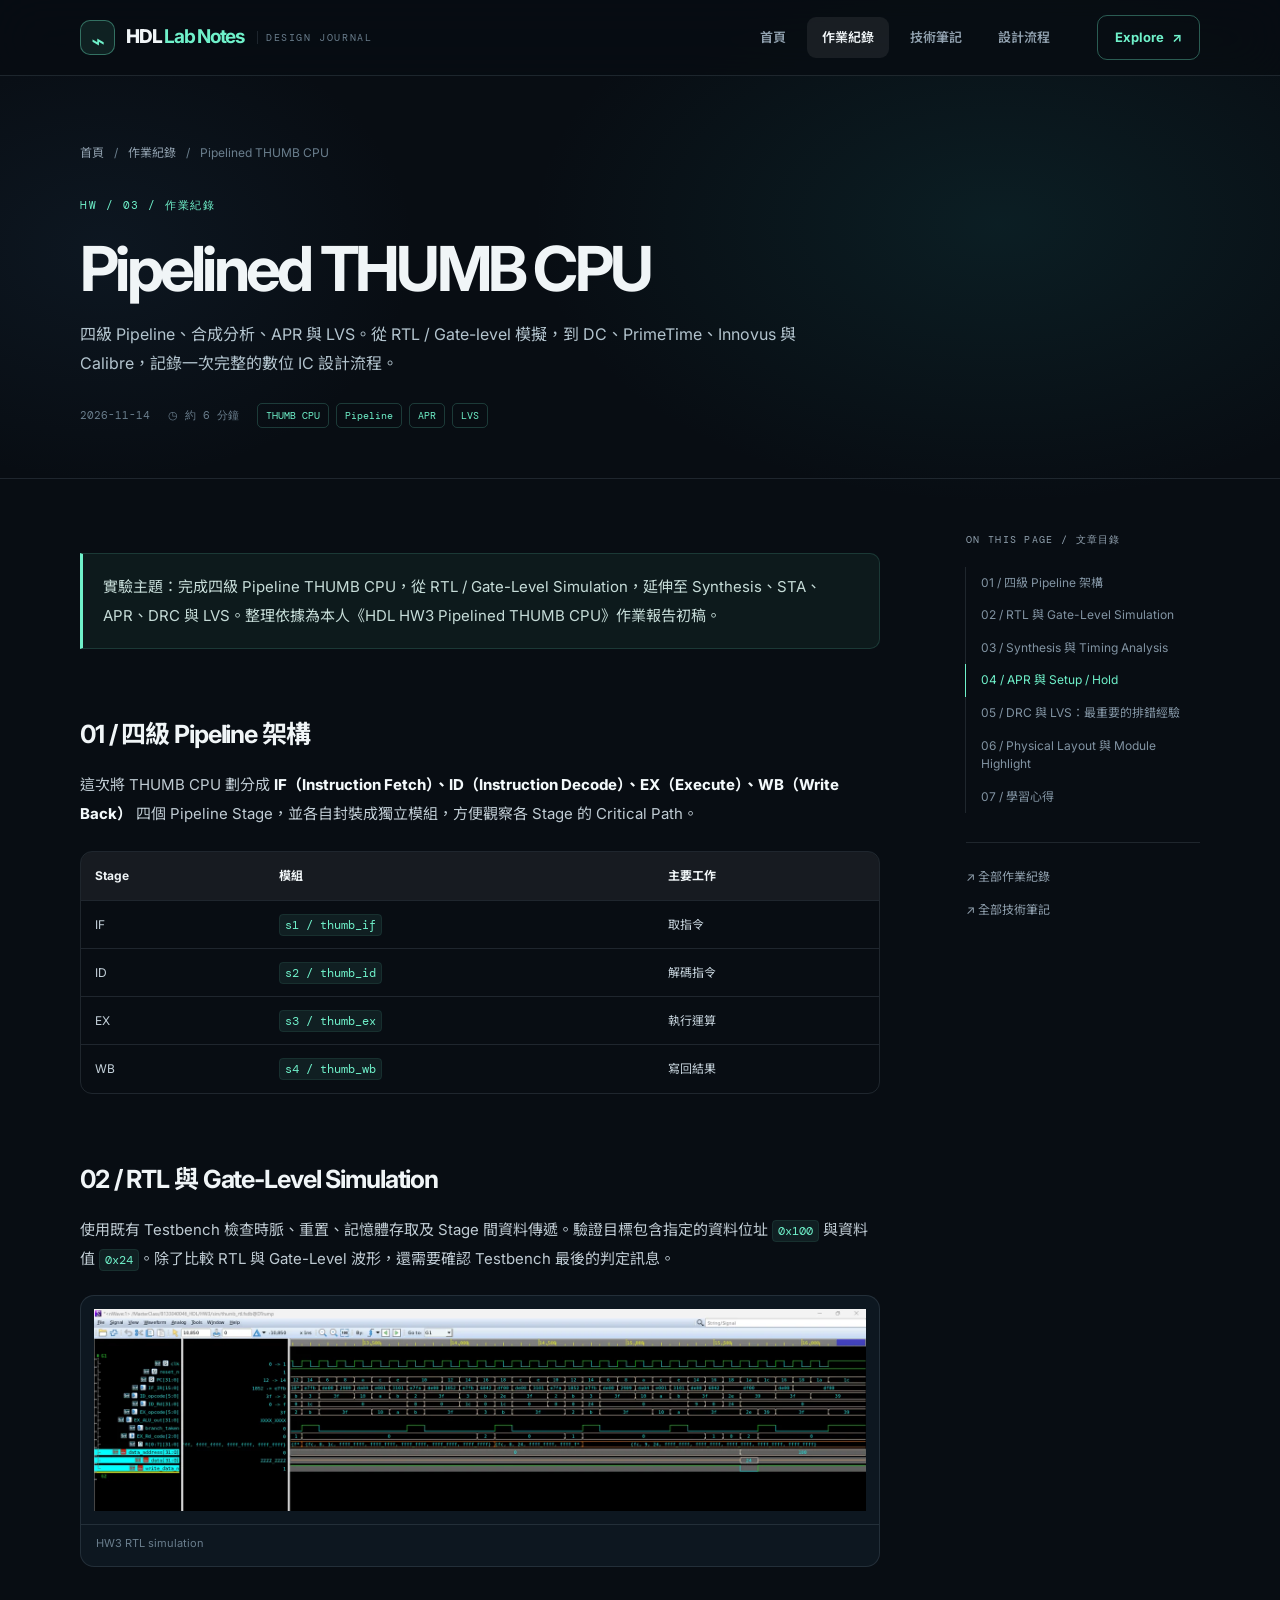
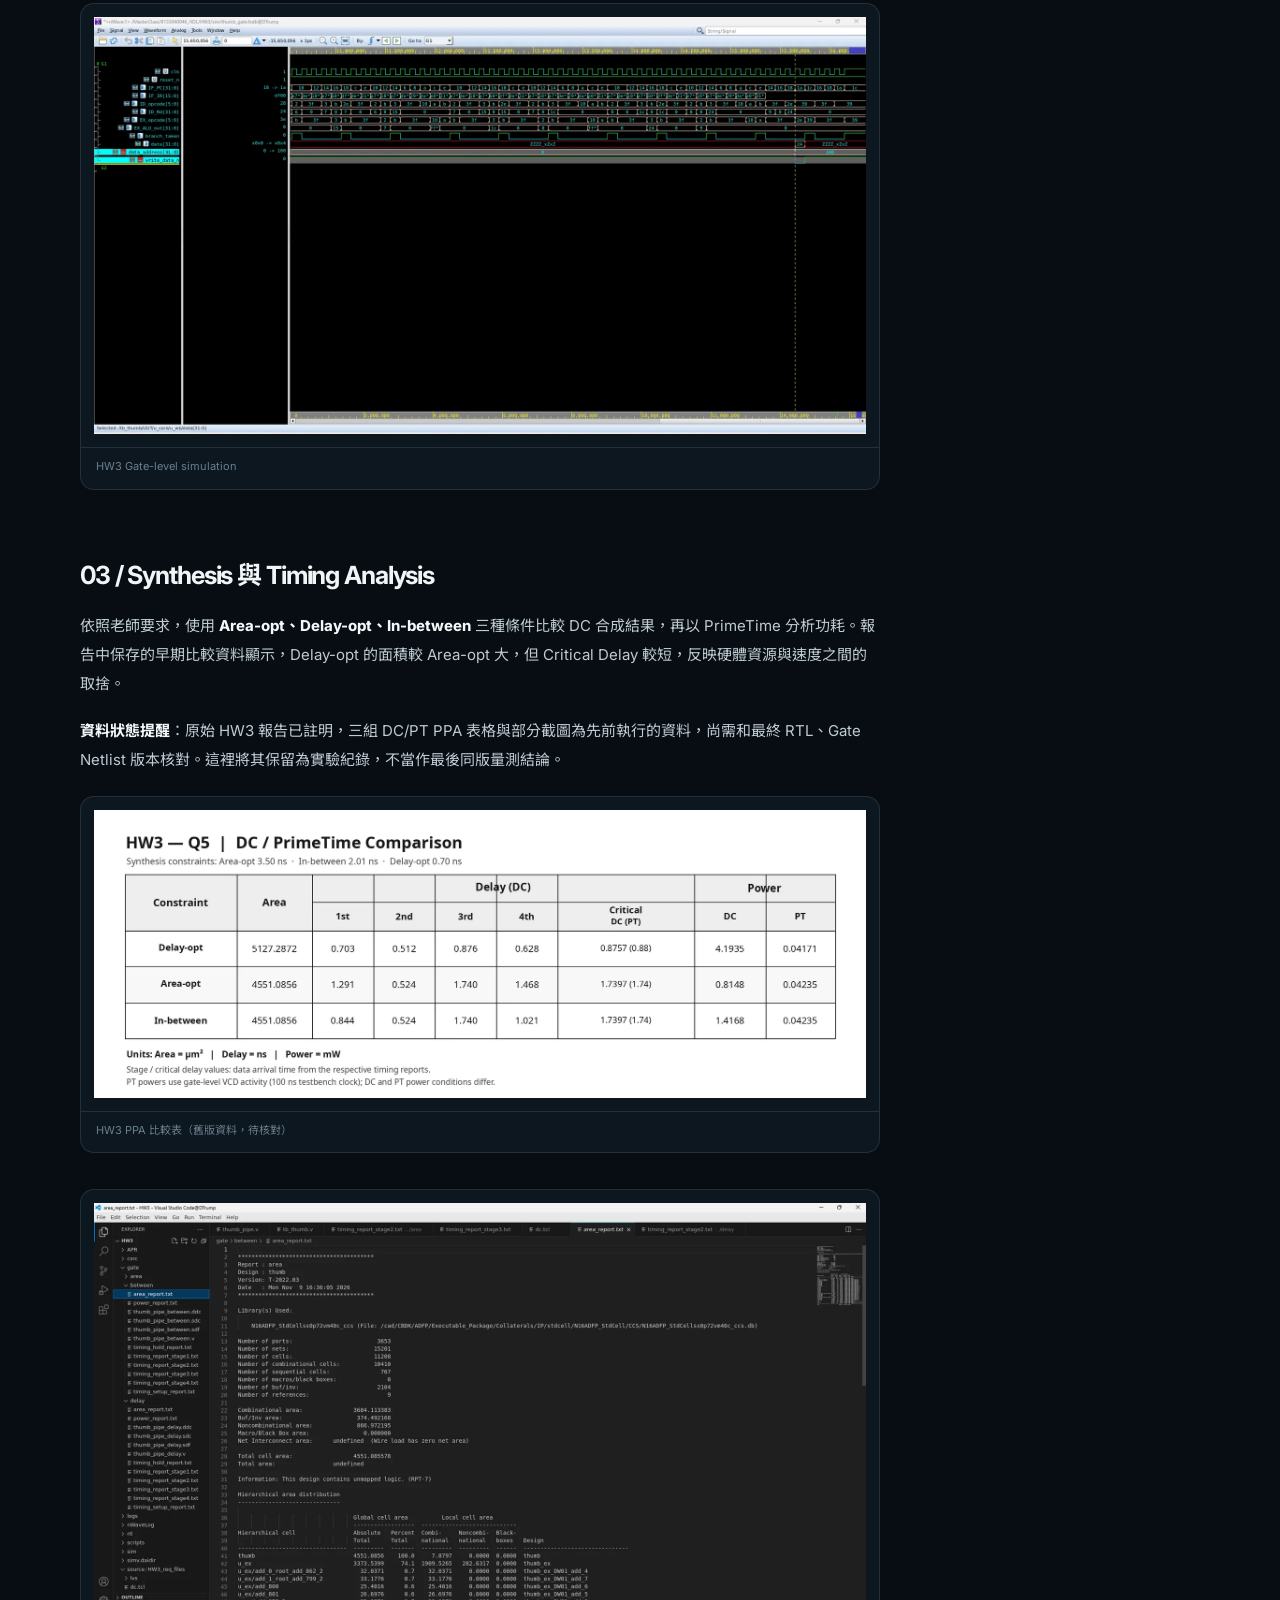
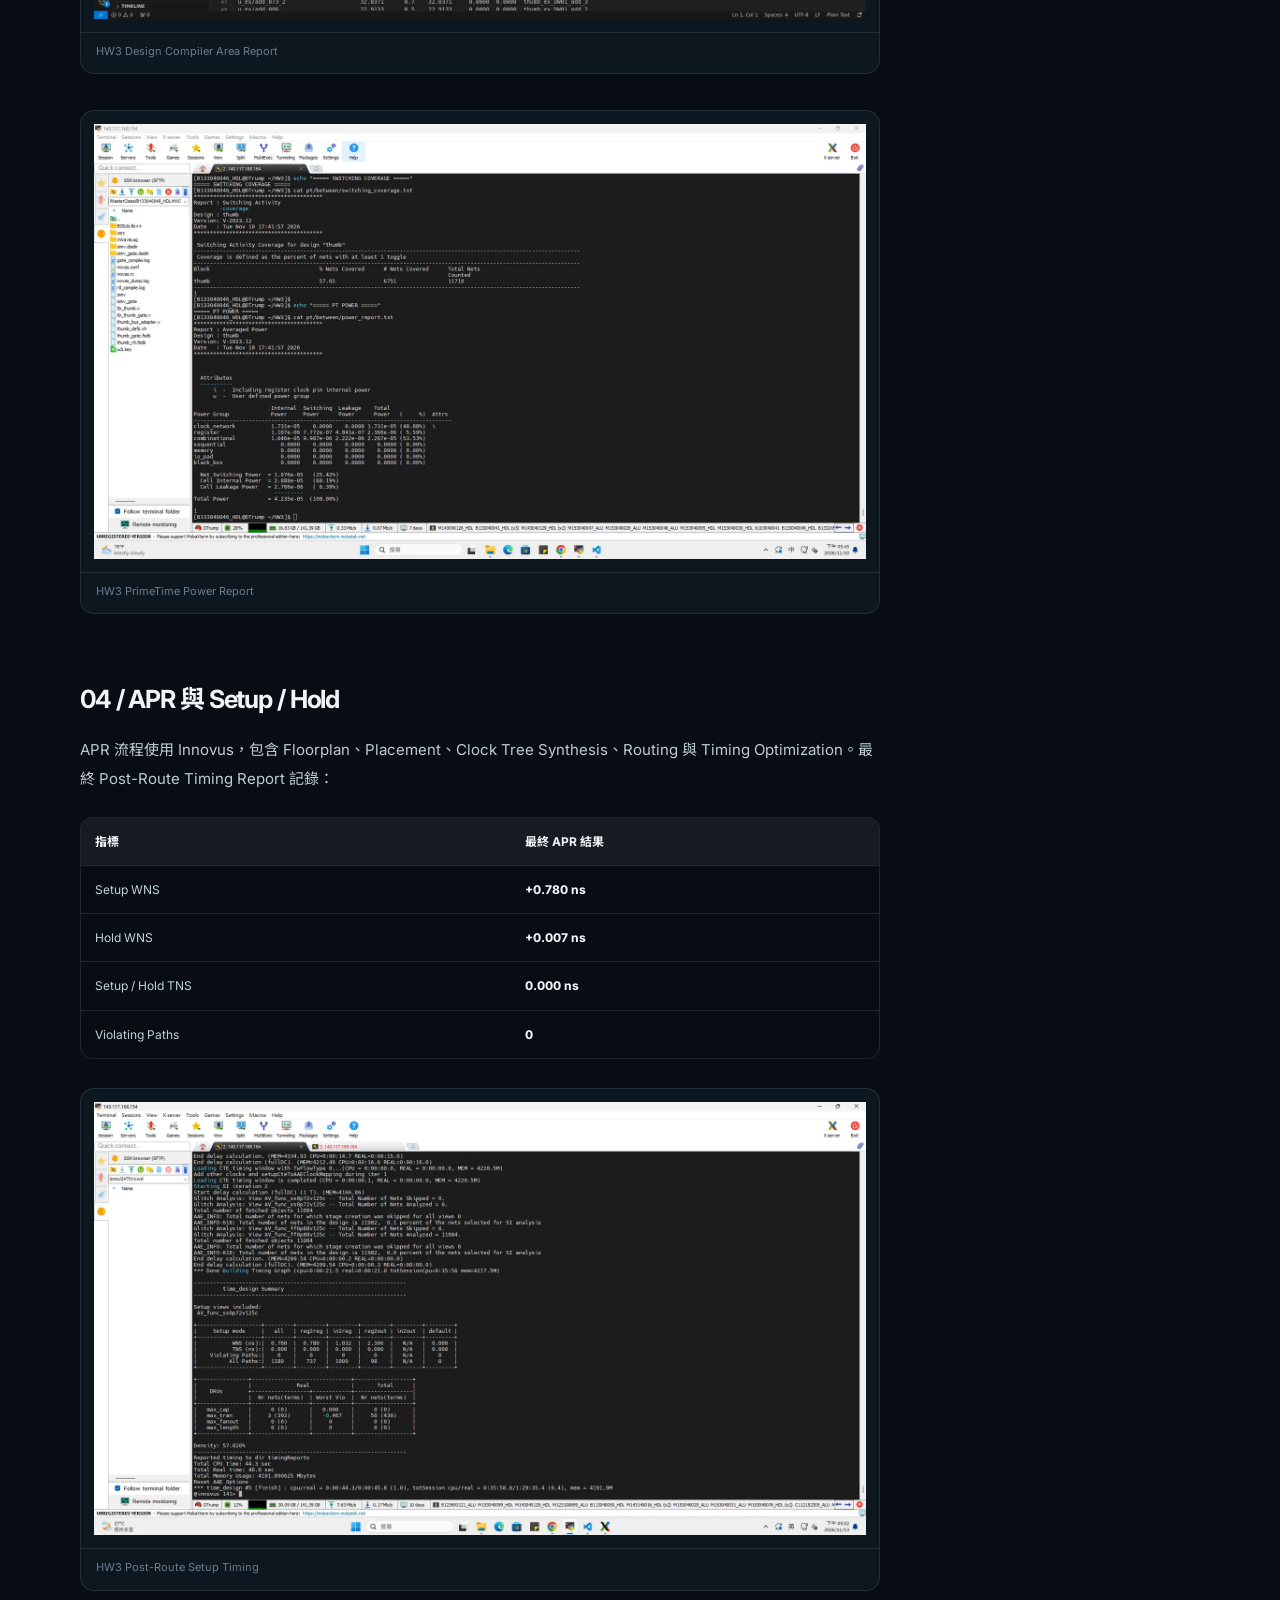
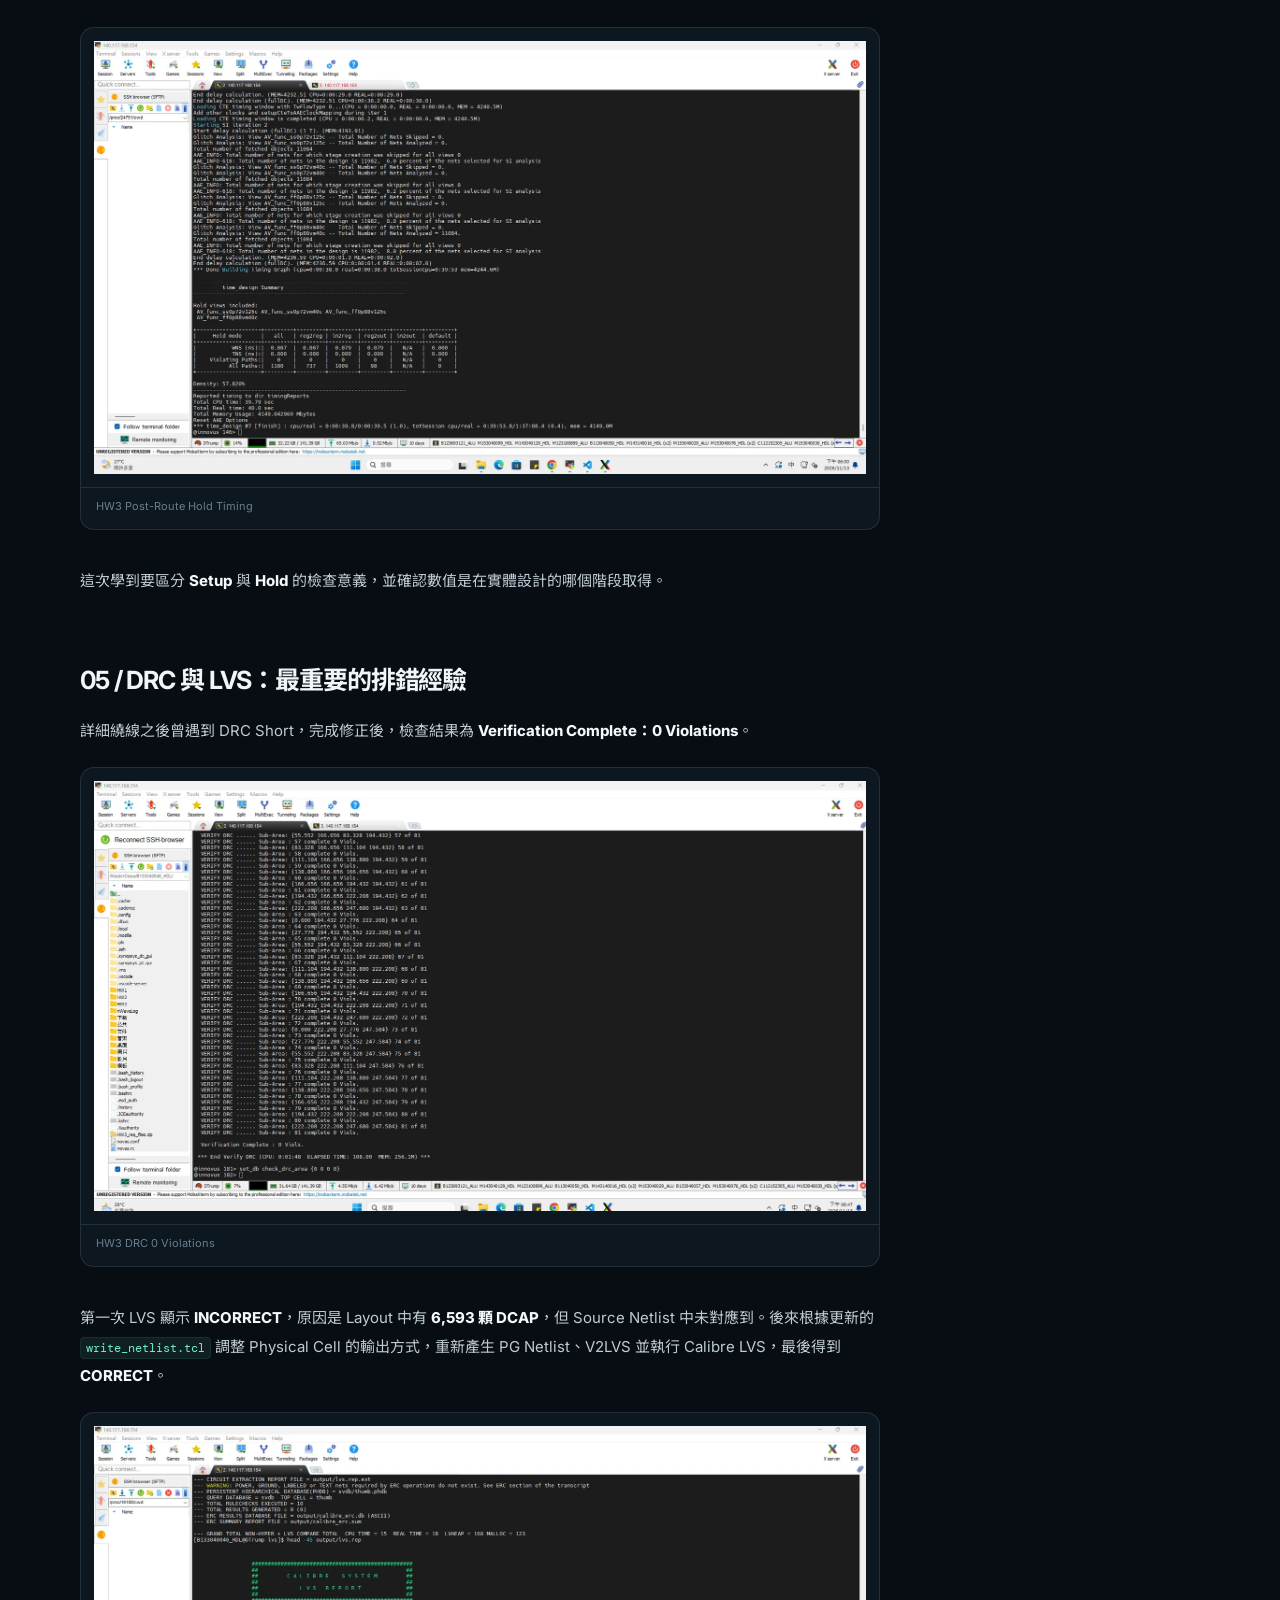
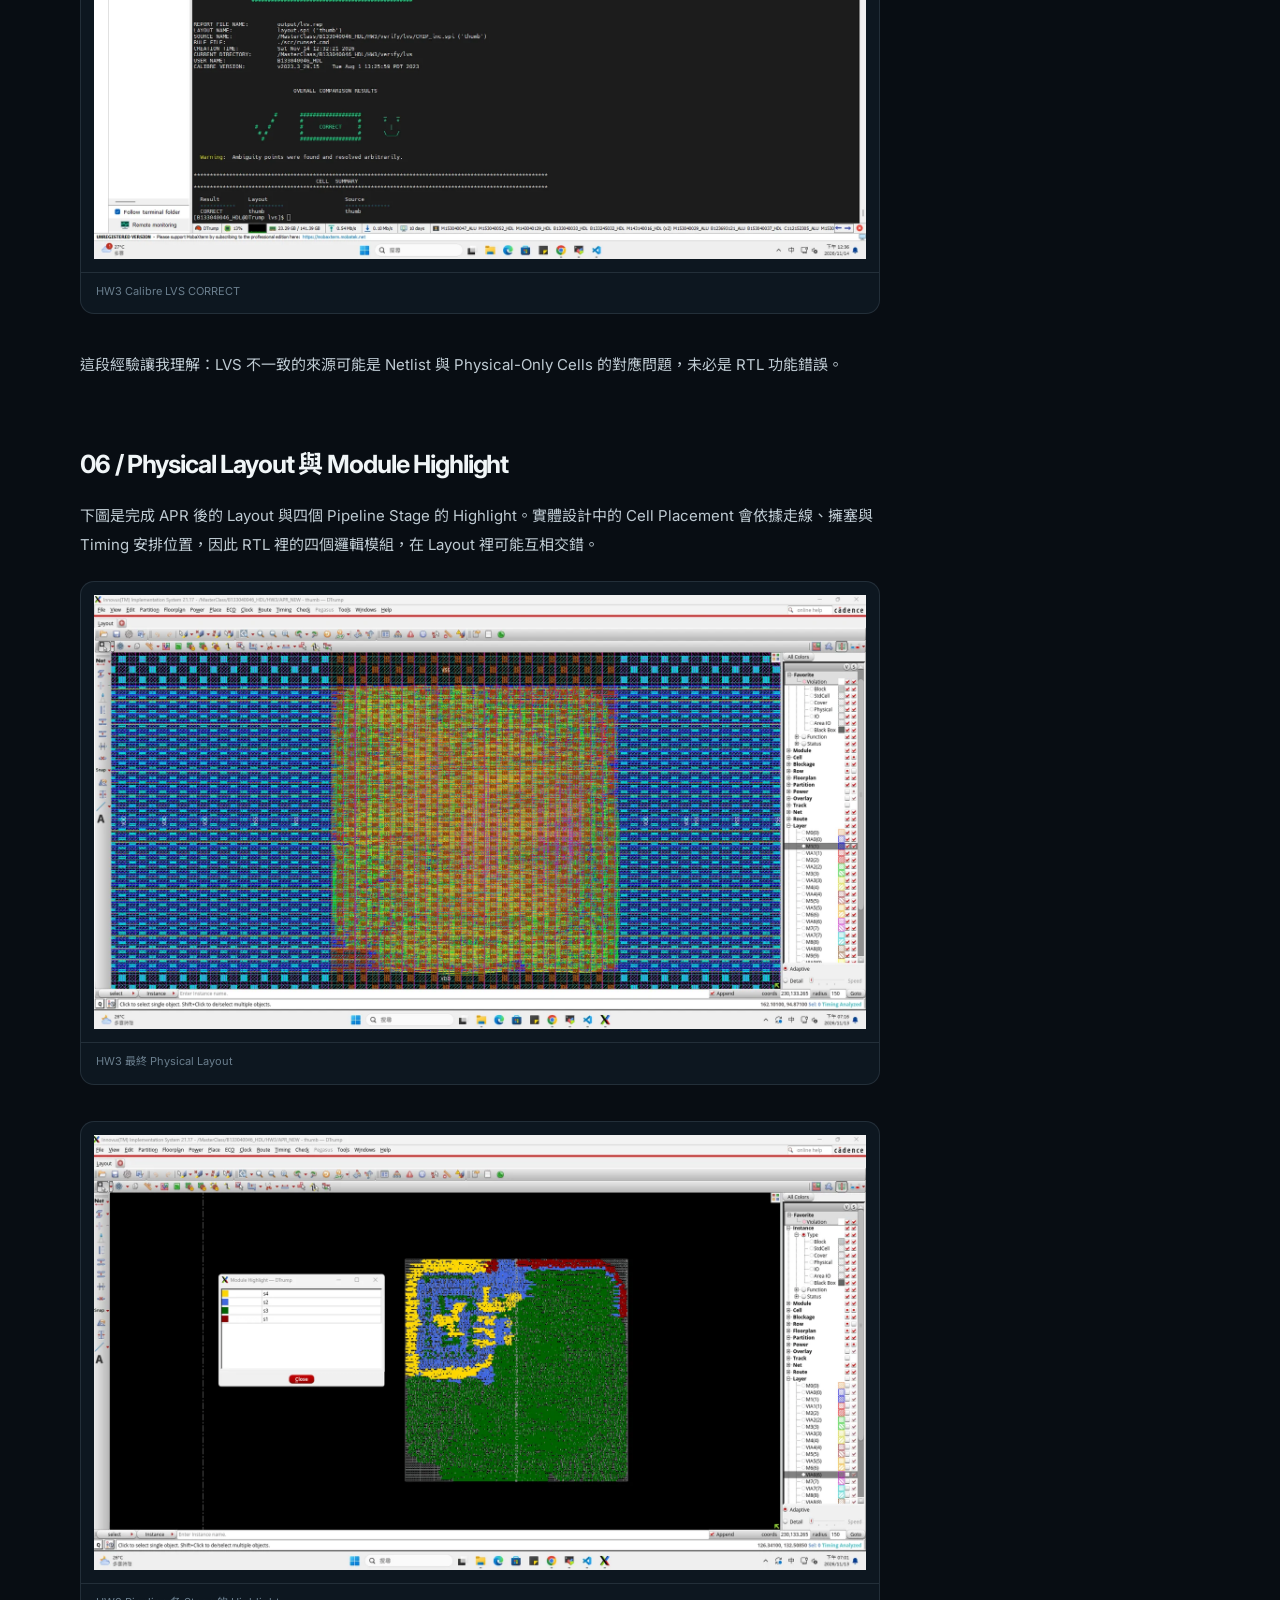
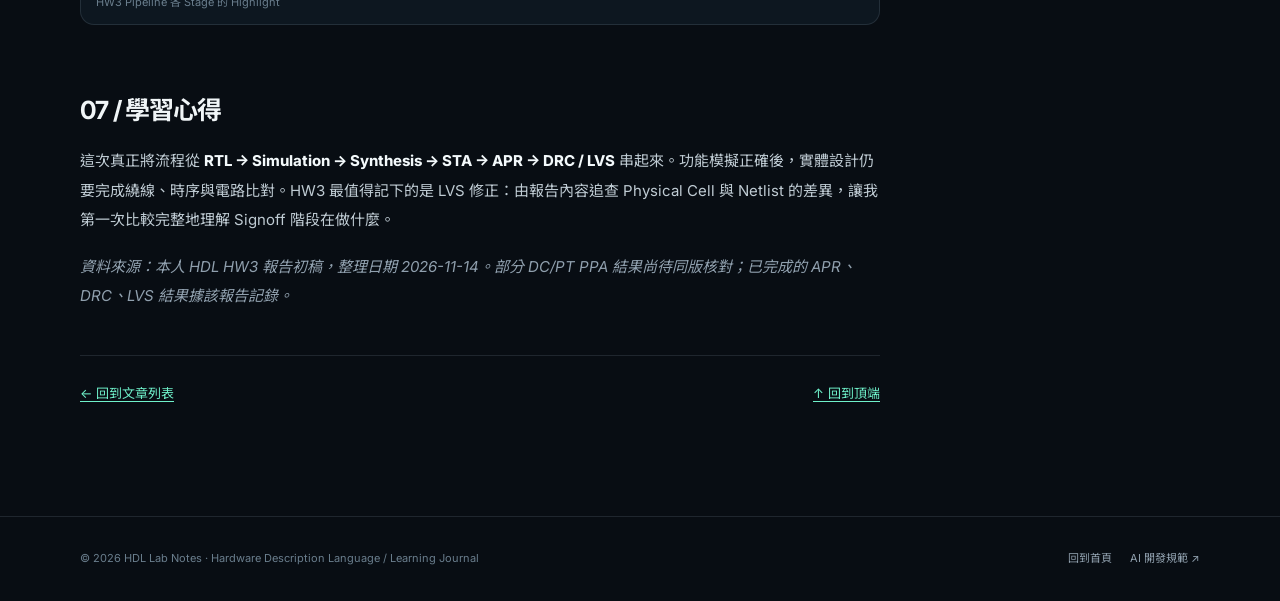
<file: assignments/hw3.html>
<!doctype html><html lang="zh-Hant"><head><meta charset="utf-8"/><meta name="viewport" content="width=device-width,initial-scale=1"/>
    <meta name="description" content="從 RTL / Gate-level 模擬，到 DC、PrimeTime、Innovus 與 Calibre，記錄一次完整的數位 IC 設計流程。"/><meta name="theme-color" content="#080d13"/>
    <title>Pipelined THUMB CPU · HDL Lab Notes</title><link rel="stylesheet" href="../assets/css/styles.css"/>
    <script defer src="../assets/js/site.js"></script></head><body><div class="reading-progress" data-progress></div><header class="site-header"><div class="wrap nav">
      <a class="brand" href="../index.html" aria-label="HDL Lab Notes 首頁"><span class="brand-icon" aria-hidden="true">⌁</span><span>HDL <b>Lab Notes</b></span><small>DESIGN JOURNAL</small></a>
      <nav class="nav-links" id="main-nav" data-nav-links aria-label="主要導覽">
        <a href="../index.html" >首頁</a>
        <a href="../index.html#assignments" aria-current="page">作業紀錄</a>
        <a href="../index.html#notes" >技術筆記</a>
        <a href="../index.html#workflow">設計流程</a>
      </nav>
      <a class="nav-cta" href="../index.html#assignments">Explore <span aria-hidden="true">↗</span></a>
      <button class="menu-toggle" type="button" data-menu-button aria-controls="main-nav" aria-expanded="false" aria-label="開啟選單">☰</button>
    </div></header><main><section class="article-head"><div class="wrap"><div class="crumbs"><a href="../index.html">首頁</a><span>/</span><a href="../index.html#assignments">作業紀錄</a><span>/</span><span>Pipelined THUMB CPU</span></div>
        <div class="article-label">HW / 03 / 作業紀錄</div><h1>Pipelined THUMB CPU</h1><p class="article-deck">四級 Pipeline、合成分析、APR 與 LVS。從 RTL / Gate-level 模擬，到 DC、PrimeTime、Innovus 與 Calibre，記錄一次完整的數位 IC 設計流程。</p>
        <div class="article-meta"><span>2026-11-14</span><span>◷ 約 6 分鐘</span><div class="tags"><span>THUMB CPU</span><span>Pipeline</span><span>APR</span><span>LVS</span></div></div></div></section>
        <div class="wrap article-grid"><article class="prose"><blockquote>
<p>實驗主題：完成四級 Pipeline THUMB CPU，從 RTL / Gate-Level Simulation，延伸至 Synthesis、STA、APR、DRC 與 LVS。整理依據為本人《HDL HW3 Pipelined THUMB CPU》作業報告初稿。</p>
</blockquote>
<h2 id="section-1">01 / 四級 Pipeline 架構</h2>
<p>這次將 THUMB CPU 劃分成 <strong>IF（Instruction Fetch）、ID（Instruction Decode）、EX（Execute）、WB（Write Back）</strong> 四個 Pipeline Stage，並各自封裝成獨立模組，方便觀察各 Stage 的 Critical Path。</p>
<div class="table-scroller"><table>
<thead>
<tr>
  <th>Stage</th>
  <th>模組</th>
  <th>主要工作</th>
</tr>
</thead>
<tbody>
<tr>
  <td>IF</td>
  <td><code>s1 / thumb_if</code></td>
  <td>取指令</td>
</tr>
<tr>
  <td>ID</td>
  <td><code>s2 / thumb_id</code></td>
  <td>解碼指令</td>
</tr>
<tr>
  <td>EX</td>
  <td><code>s3 / thumb_ex</code></td>
  <td>執行運算</td>
</tr>
<tr>
  <td>WB</td>
  <td><code>s4 / thumb_wb</code></td>
  <td>寫回結果</td>
</tr>
</tbody>
</table></div>
<h2 id="section-2">02 / RTL 與 Gate-Level Simulation</h2>
<p>使用既有 Testbench 檢查時脈、重置、記憶體存取及 Stage 間資料傳遞。驗證目標包含指定的資料位址 <strong><code>0x100</code></strong> 與資料值 <strong><code>0x24</code></strong>。除了比較 RTL 與 Gate-Level 波形，還需要確認 Testbench 最後的判定訊息。</p>
<figure><img loading="lazy" src="../assets/images/hw3-rtl-wave.webp" alt="HW3 RTL simulation"/><figcaption>HW3 RTL simulation</figcaption></figure>
<figure><img loading="lazy" src="../assets/images/hw3-gate-wave.webp" alt="HW3 Gate-level simulation"/><figcaption>HW3 Gate-level simulation</figcaption></figure>
<h2 id="section-3">03 / Synthesis 與 Timing Analysis</h2>
<p>依照老師要求，使用 <strong>Area-opt、Delay-opt、In-between</strong> 三種條件比較 DC 合成結果，再以 PrimeTime 分析功耗。報告中保存的早期比較資料顯示，Delay-opt 的面積較 Area-opt 大，但 Critical Delay 較短，反映硬體資源與速度之間的取捨。</p>
<p><strong>資料狀態提醒</strong>：原始 HW3 報告已註明，三組 DC/PT PPA 表格與部分截圖為先前執行的資料，尚需和最終 RTL、Gate Netlist 版本核對。這裡將其保留為實驗紀錄，不當作最後同版量測結論。</p>
<figure><img loading="lazy" src="../assets/images/hw3-ppa-table.webp" alt="HW3 PPA 比較表（舊版資料，待核對）"/><figcaption>HW3 PPA 比較表（舊版資料，待核對）</figcaption></figure>
<figure><img loading="lazy" src="../assets/images/hw3-dc-area.webp" alt="HW3 Design Compiler Area Report"/><figcaption>HW3 Design Compiler Area Report</figcaption></figure>
<figure><img loading="lazy" src="../assets/images/hw3-pt-power.webp" alt="HW3 PrimeTime Power Report"/><figcaption>HW3 PrimeTime Power Report</figcaption></figure>
<h2 id="section-4">04 / APR 與 Setup / Hold</h2>
<p>APR 流程使用 Innovus，包含 Floorplan、Placement、Clock Tree Synthesis、Routing 與 Timing Optimization。最終 Post-Route Timing Report 記錄：</p>
<div class="table-scroller"><table>
<thead>
<tr>
  <th>指標</th>
  <th>最終 APR 結果</th>
</tr>
</thead>
<tbody>
<tr>
  <td>Setup WNS</td>
  <td><strong>+0.780 ns</strong></td>
</tr>
<tr>
  <td>Hold WNS</td>
  <td><strong>+0.007 ns</strong></td>
</tr>
<tr>
  <td>Setup / Hold TNS</td>
  <td><strong>0.000 ns</strong></td>
</tr>
<tr>
  <td>Violating Paths</td>
  <td><strong>0</strong></td>
</tr>
</tbody>
</table></div>
<figure><img loading="lazy" src="../assets/images/hw3-setup.webp" alt="HW3 Post-Route Setup Timing"/><figcaption>HW3 Post-Route Setup Timing</figcaption></figure>
<figure><img loading="lazy" src="../assets/images/hw3-hold.webp" alt="HW3 Post-Route Hold Timing"/><figcaption>HW3 Post-Route Hold Timing</figcaption></figure>
<p>這次學到要區分 <strong>Setup</strong> 與 <strong>Hold</strong> 的檢查意義，並確認數值是在實體設計的哪個階段取得。</p>
<h2 id="section-5">05 / DRC 與 LVS：最重要的排錯經驗</h2>
<p>詳細繞線之後曾遇到 DRC Short，完成修正後，檢查結果為 <strong>Verification Complete：0 Violations</strong>。</p>
<figure><img loading="lazy" src="../assets/images/hw3-drc.webp" alt="HW3 DRC 0 Violations"/><figcaption>HW3 DRC 0 Violations</figcaption></figure>
<p>第一次 LVS 顯示 <strong>INCORRECT</strong>，原因是 Layout 中有 <strong>6,593 顆 DCAP</strong>，但 Source Netlist 中未對應到。後來根據更新的 <code>write_netlist.tcl</code> 調整 Physical Cell 的輸出方式，重新產生 PG Netlist、V2LVS 並執行 Calibre LVS，最後得到 <strong>CORRECT</strong>。</p>
<figure><img loading="lazy" src="../assets/images/hw3-lvs.webp" alt="HW3 Calibre LVS CORRECT"/><figcaption>HW3 Calibre LVS CORRECT</figcaption></figure>
<p>這段經驗讓我理解：LVS 不一致的來源可能是 Netlist 與 Physical-Only Cells 的對應問題，未必是 RTL 功能錯誤。</p>
<h2 id="section-6">06 / Physical Layout 與 Module Highlight</h2>
<p>下圖是完成 APR 後的 Layout 與四個 Pipeline Stage 的 Highlight。實體設計中的 Cell Placement 會依據走線、擁塞與 Timing 安排位置，因此 RTL 裡的四個邏輯模組，在 Layout 裡可能互相交錯。</p>
<figure><img loading="lazy" src="../assets/images/hw3-layout.webp" alt="HW3 最終 Physical Layout"/><figcaption>HW3 最終 Physical Layout</figcaption></figure>
<figure><img loading="lazy" src="../assets/images/hw3-highlight.webp" alt="HW3 Pipeline 各 Stage 的 Highlight"/><figcaption>HW3 Pipeline 各 Stage 的 Highlight</figcaption></figure>
<h2 id="section-7">07 / 學習心得</h2>
<p>這次真正將流程從 <strong>RTL → Simulation → Synthesis → STA → APR → DRC / LVS</strong> 串起來。功能模擬正確後，實體設計仍要完成繞線、時序與電路比對。HW3 最值得記下的是 LVS 修正：由報告內容追查 Physical Cell 與 Netlist 的差異，讓我第一次比較完整地理解 Signoff 階段在做什麼。</p>
<p><em>資料來源：本人 HDL HW3 報告初稿，整理日期 2026-11-14。部分 DC/PT PPA 結果尚待同版核對；已完成的 APR、DRC、LVS 結果據該報告記錄。</em></p>
<nav class="article-prevnext" aria-label="文章導覽"><a href="../index.html#assignments">← 回到文章列表</a><a href="#">↑ 回到頂端</a></nav></article>
         <aside class="article-aside"><div class="toc-title">ON THIS PAGE / 文章目錄</div><nav class="toc" data-toc aria-label="本篇目錄"></nav><div class="aside-bottom"><a href="../index.html#assignments">↗ 全部作業紀錄</a><a href="../index.html#notes">↗ 全部技術筆記</a></div></aside></div></main>
      <div class="lightbox" data-lightbox role="dialog" aria-modal="true" aria-label="圖片放大預覽" aria-hidden="true"><button class="lightbox-close" data-lightbox-close aria-label="關閉圖片">×</button><img alt="放大圖片"/><div class="lightbox-caption" data-lightbox-caption></div></div><footer class="footer"><div class="wrap footer-inner"><p>© 2026 HDL Lab Notes · Hardware Description Language / Learning Journal</p><div class="utility-links"><a href="../index.html">回到首頁</a><a href="../AGENTS.md" target="_blank" rel="noopener">AI 開發規範 ↗</a></div></div></footer></body></html>
</file>
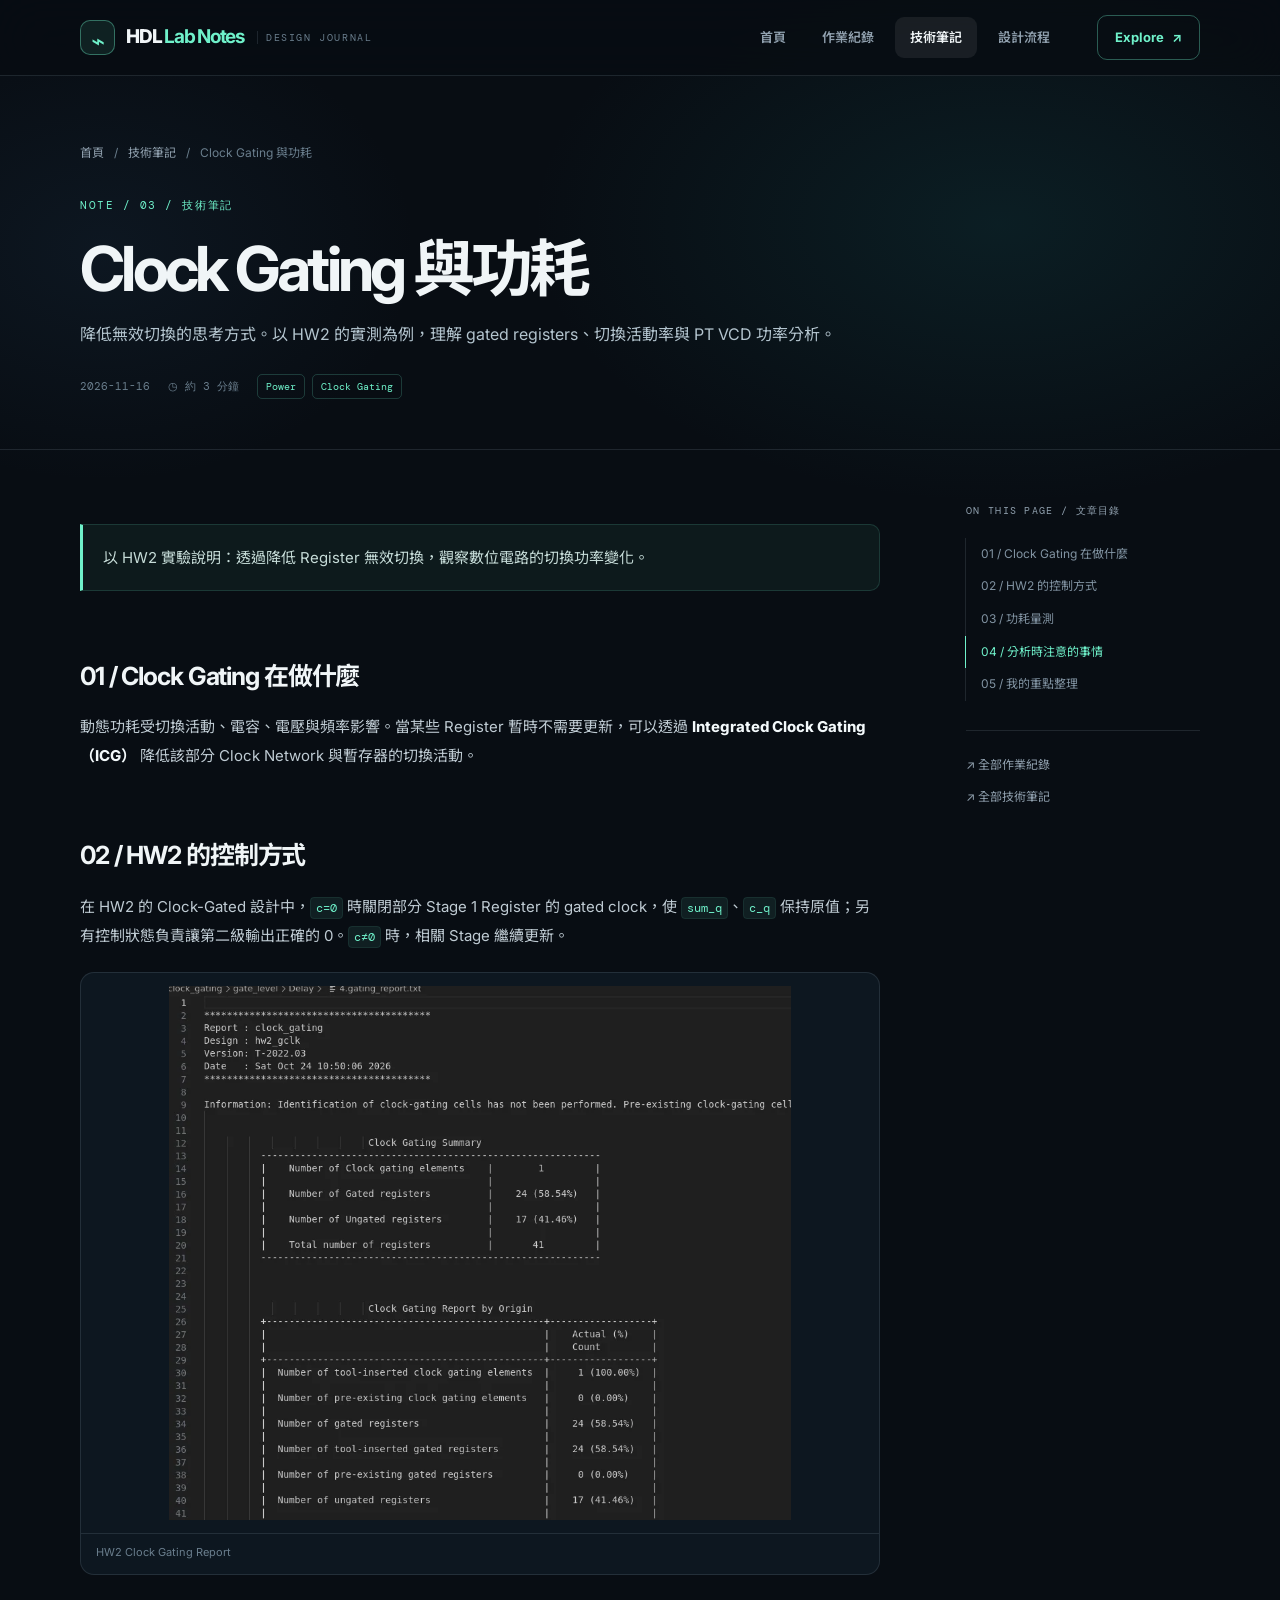
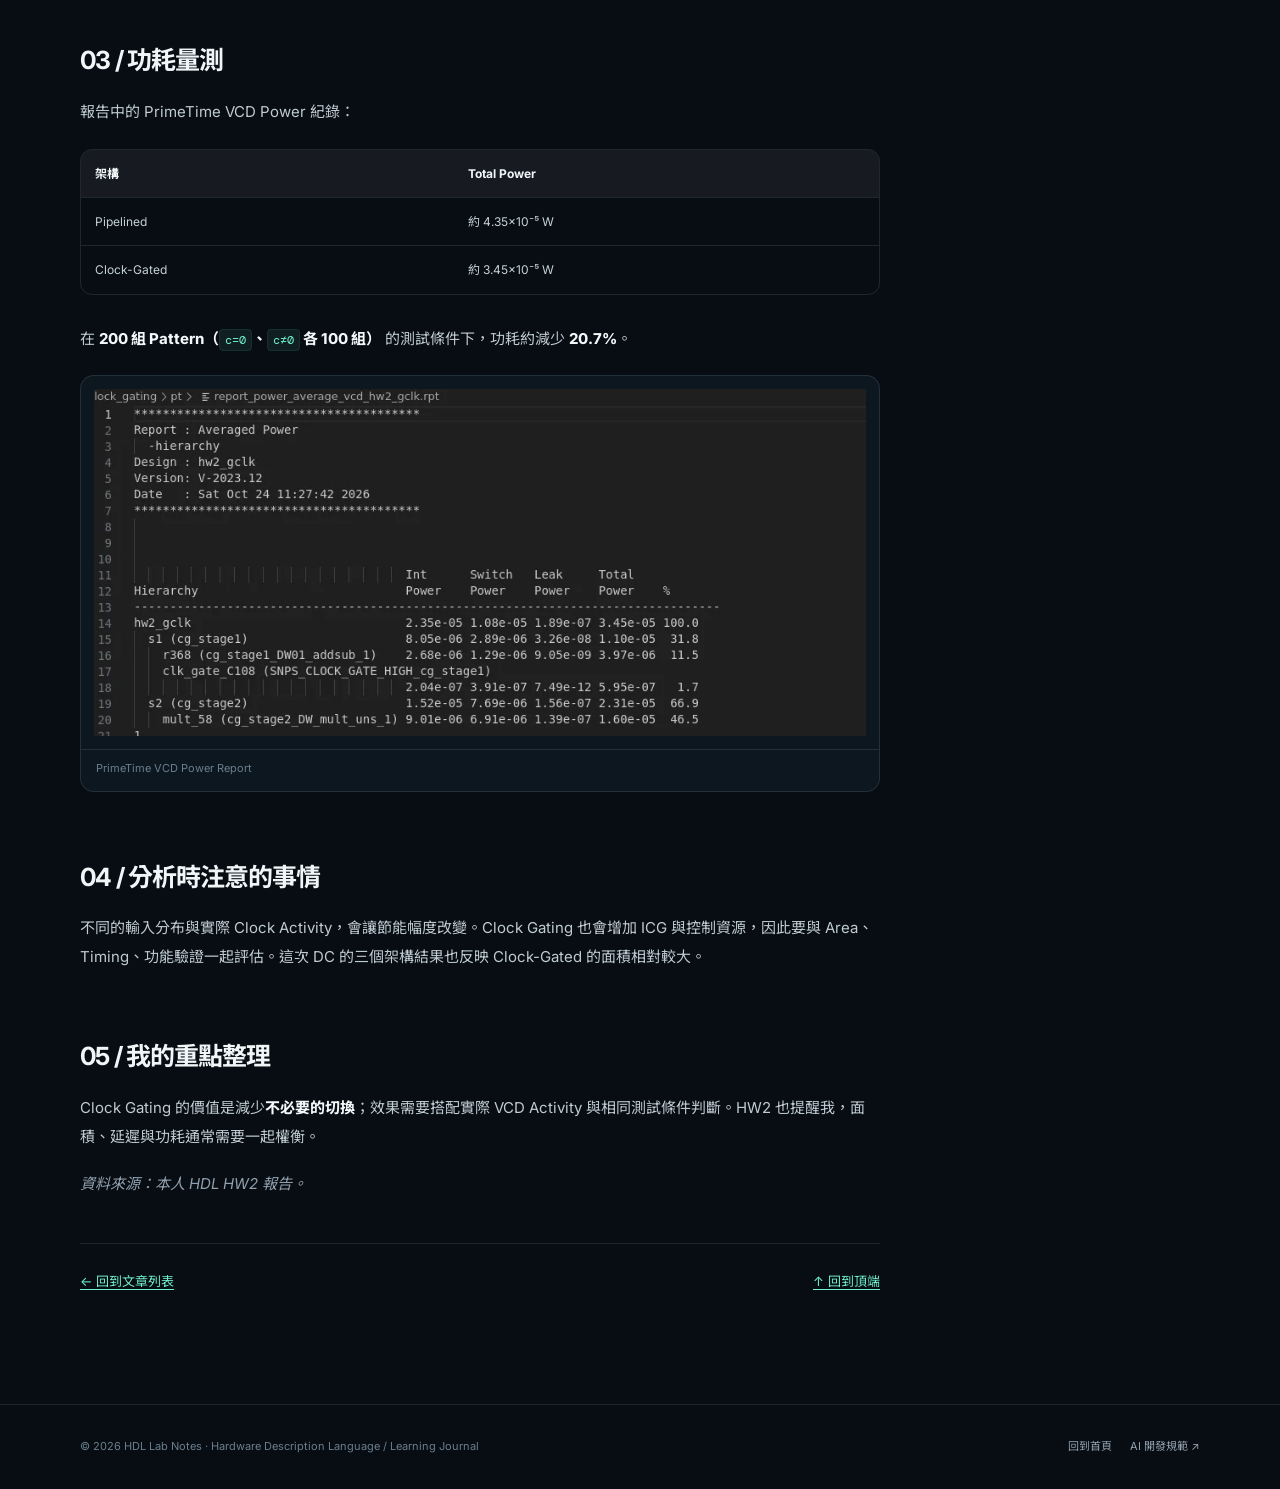
<file: notes/clock-gating.html>
<!doctype html><html lang="zh-Hant"><head><meta charset="utf-8"/><meta name="viewport" content="width=device-width,initial-scale=1"/>
    <meta name="description" content="以 HW2 的實測為例，理解 gated registers、切換活動率與 PT VCD 功率分析。"/><meta name="theme-color" content="#080d13"/>
    <title>Clock Gating 與功耗 · HDL Lab Notes</title><link rel="stylesheet" href="../assets/css/styles.css"/>
    <script defer src="../assets/js/site.js"></script></head><body><div class="reading-progress" data-progress></div><header class="site-header"><div class="wrap nav">
      <a class="brand" href="../index.html" aria-label="HDL Lab Notes 首頁"><span class="brand-icon" aria-hidden="true">⌁</span><span>HDL <b>Lab Notes</b></span><small>DESIGN JOURNAL</small></a>
      <nav class="nav-links" id="main-nav" data-nav-links aria-label="主要導覽">
        <a href="../index.html" >首頁</a>
        <a href="../index.html#assignments" >作業紀錄</a>
        <a href="../index.html#notes" aria-current="page">技術筆記</a>
        <a href="../index.html#workflow">設計流程</a>
      </nav>
      <a class="nav-cta" href="../index.html#assignments">Explore <span aria-hidden="true">↗</span></a>
      <button class="menu-toggle" type="button" data-menu-button aria-controls="main-nav" aria-expanded="false" aria-label="開啟選單">☰</button>
    </div></header><main><section class="article-head"><div class="wrap"><div class="crumbs"><a href="../index.html">首頁</a><span>/</span><a href="../index.html#notes">技術筆記</a><span>/</span><span>Clock Gating 與功耗</span></div>
        <div class="article-label">NOTE / 03 / 技術筆記</div><h1>Clock Gating 與功耗</h1><p class="article-deck">降低無效切換的思考方式。以 HW2 的實測為例，理解 gated registers、切換活動率與 PT VCD 功率分析。</p>
        <div class="article-meta"><span>2026-11-16</span><span>◷ 約 3 分鐘</span><div class="tags"><span>Power</span><span>Clock Gating</span></div></div></div></section>
        <div class="wrap article-grid"><article class="prose"><blockquote>
<p>以 HW2 實驗說明：透過降低 Register 無效切換，觀察數位電路的切換功率變化。</p>
</blockquote>
<h2 id="section-1">01 / Clock Gating 在做什麼</h2>
<p>動態功耗受切換活動、電容、電壓與頻率影響。當某些 Register 暫時不需要更新，可以透過 <strong>Integrated Clock Gating（ICG）</strong> 降低該部分 Clock Network 與暫存器的切換活動。</p>
<h2 id="section-2">02 / HW2 的控制方式</h2>
<p>在 HW2 的 Clock-Gated 設計中，<code>c=0</code> 時關閉部分 Stage 1 Register 的 gated clock，使 <code>sum_q</code>、<code>c_q</code> 保持原值；另有控制狀態負責讓第二級輸出正確的 0。<code>c≠0</code> 時，相關 Stage 繼續更新。</p>
<figure><img loading="lazy" src="../assets/images/hw2-clock-gating-report.webp" alt="HW2 Clock Gating Report"/><figcaption>HW2 Clock Gating Report</figcaption></figure>
<h2 id="section-3">03 / 功耗量測</h2>
<p>報告中的 PrimeTime VCD Power 紀錄：</p>
<div class="table-scroller"><table>
<thead>
<tr>
  <th>架構</th>
  <th>Total Power</th>
</tr>
</thead>
<tbody>
<tr>
  <td>Pipelined</td>
  <td>約 4.35×10⁻⁵ W</td>
</tr>
<tr>
  <td>Clock-Gated</td>
  <td>約 3.45×10⁻⁵ W</td>
</tr>
</tbody>
</table></div>
<p>在 <strong>200 組 Pattern（<code>c=0</code>、<code>c≠0</code> 各 100 組）</strong> 的測試條件下，功耗約減少 <strong>20.7%</strong>。</p>
<figure><img loading="lazy" src="../assets/images/hw2-pt-power.webp" alt="PrimeTime VCD Power Report"/><figcaption>PrimeTime VCD Power Report</figcaption></figure>
<h2 id="section-4">04 / 分析時注意的事情</h2>
<p>不同的輸入分布與實際 Clock Activity，會讓節能幅度改變。Clock Gating 也會增加 ICG 與控制資源，因此要與 Area、Timing、功能驗證一起評估。這次 DC 的三個架構結果也反映 Clock-Gated 的面積相對較大。</p>
<h2 id="section-5">05 / 我的重點整理</h2>
<p>Clock Gating 的價值是減少<strong>不必要的切換</strong>；效果需要搭配實際 VCD Activity 與相同測試條件判斷。HW2 也提醒我，面積、延遲與功耗通常需要一起權衡。</p>
<p><em>資料來源：本人 HDL HW2 報告。</em></p>
<nav class="article-prevnext" aria-label="文章導覽"><a href="../index.html#notes">← 回到文章列表</a><a href="#">↑ 回到頂端</a></nav></article>
         <aside class="article-aside"><div class="toc-title">ON THIS PAGE / 文章目錄</div><nav class="toc" data-toc aria-label="本篇目錄"></nav><div class="aside-bottom"><a href="../index.html#assignments">↗ 全部作業紀錄</a><a href="../index.html#notes">↗ 全部技術筆記</a></div></aside></div></main>
      <div class="lightbox" data-lightbox role="dialog" aria-modal="true" aria-label="圖片放大預覽" aria-hidden="true"><button class="lightbox-close" data-lightbox-close aria-label="關閉圖片">×</button><img alt="放大圖片"/><div class="lightbox-caption" data-lightbox-caption></div></div><footer class="footer"><div class="wrap footer-inner"><p>© 2026 HDL Lab Notes · Hardware Description Language / Learning Journal</p><div class="utility-links"><a href="../index.html">回到首頁</a><a href="../AGENTS.md" target="_blank" rel="noopener">AI 開發規範 ↗</a></div></div></footer></body></html>
</file>
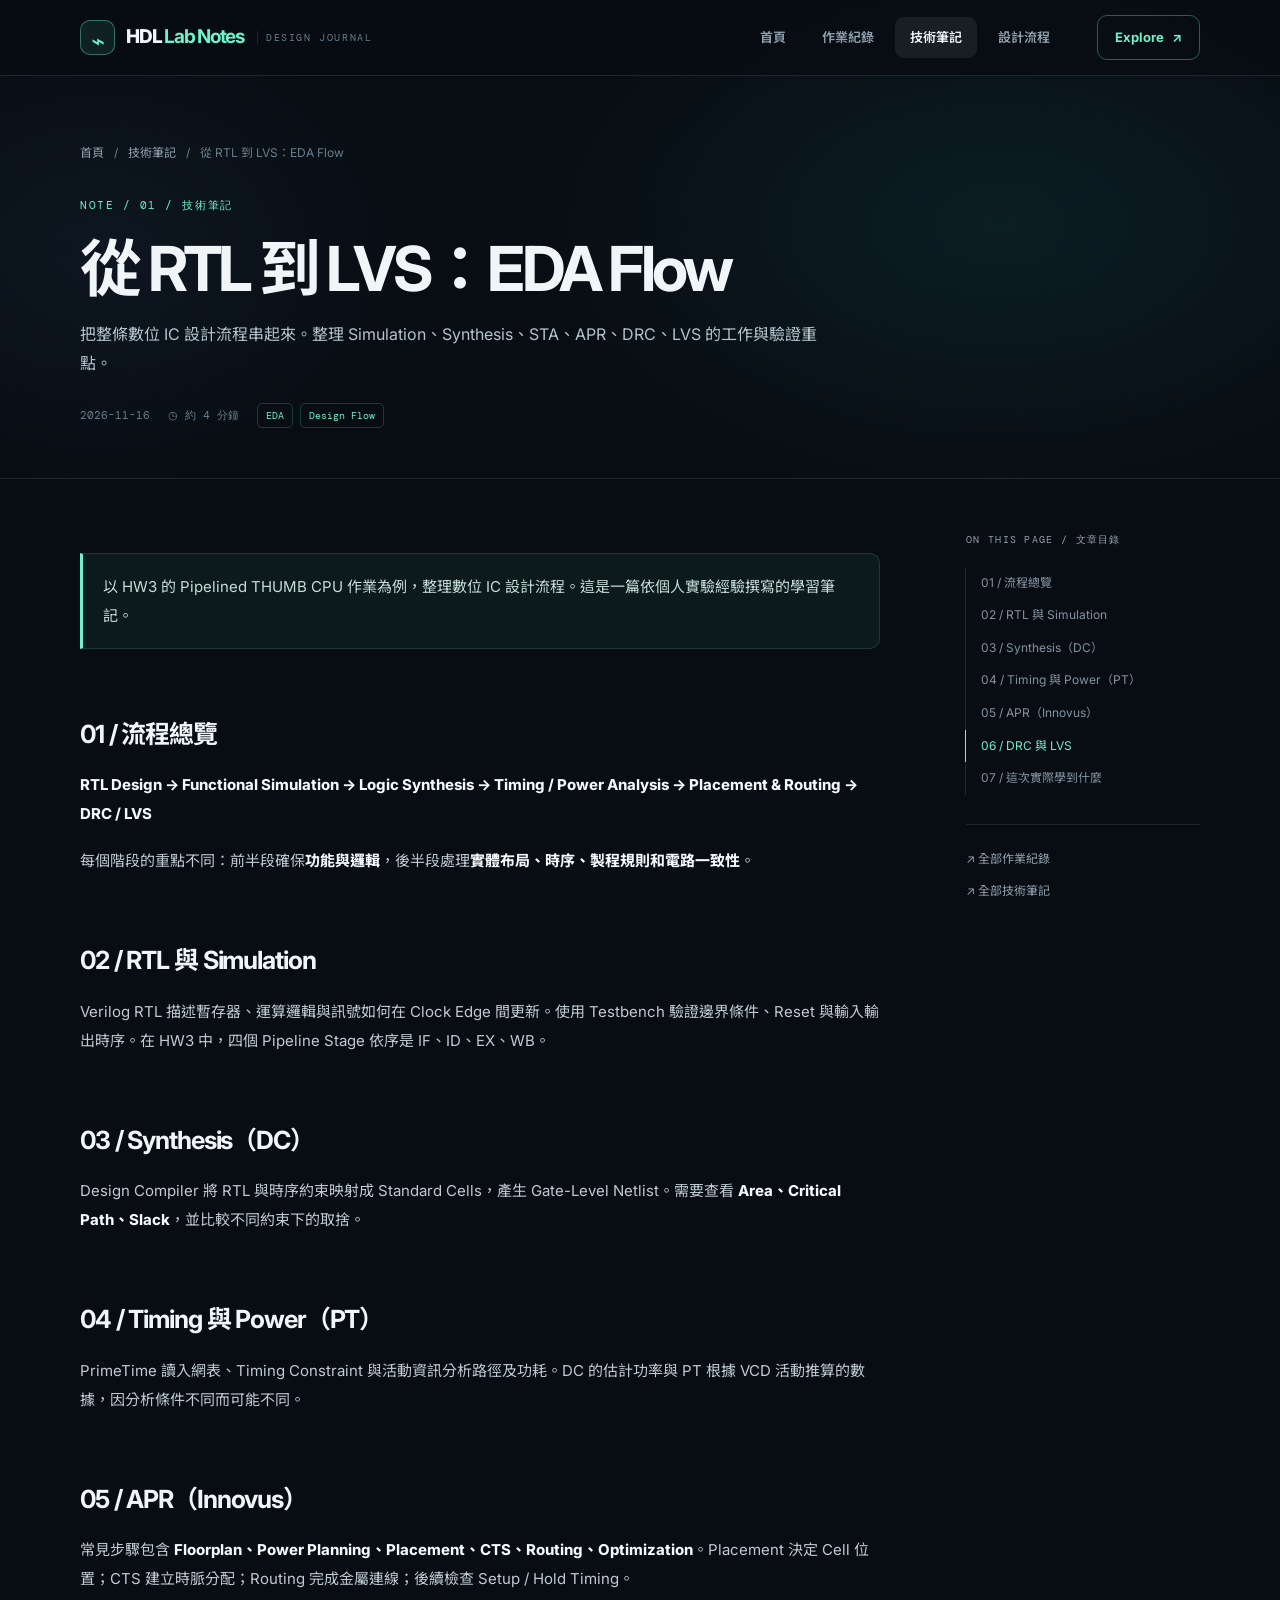
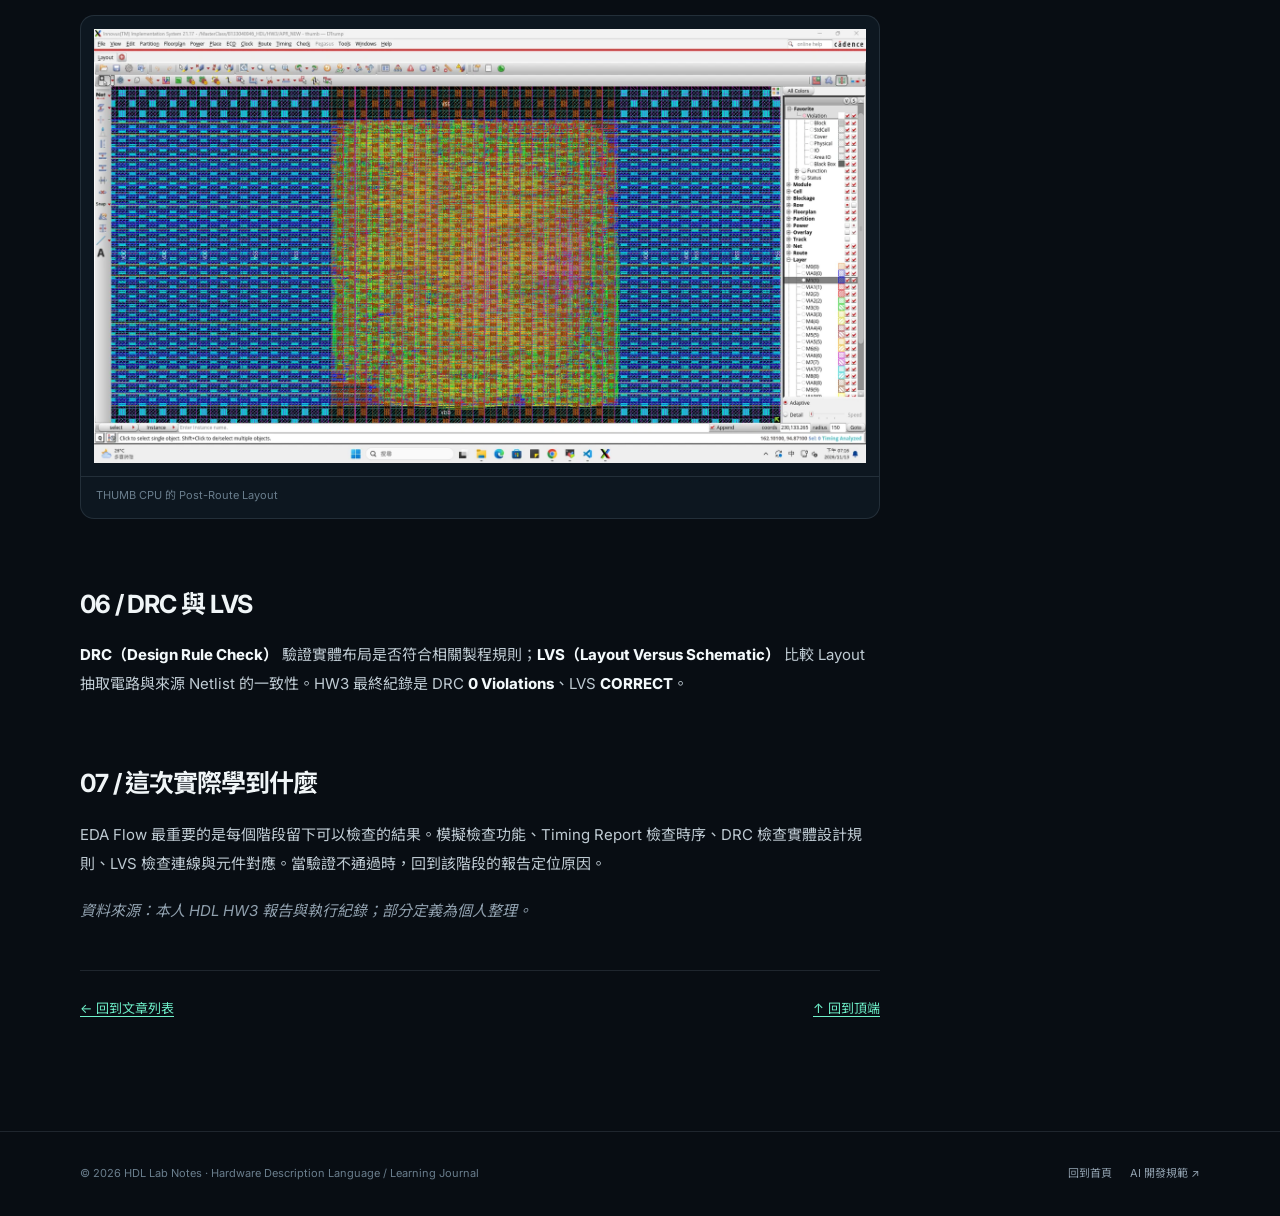
<file: notes/eda-flow.html>
<!doctype html><html lang="zh-Hant"><head><meta charset="utf-8"/><meta name="viewport" content="width=device-width,initial-scale=1"/>
    <meta name="description" content="整理 Simulation、Synthesis、STA、APR、DRC、LVS 的工作與驗證重點。"/><meta name="theme-color" content="#080d13"/>
    <title>從 RTL 到 LVS：EDA Flow · HDL Lab Notes</title><link rel="stylesheet" href="../assets/css/styles.css"/>
    <script defer src="../assets/js/site.js"></script></head><body><div class="reading-progress" data-progress></div><header class="site-header"><div class="wrap nav">
      <a class="brand" href="../index.html" aria-label="HDL Lab Notes 首頁"><span class="brand-icon" aria-hidden="true">⌁</span><span>HDL <b>Lab Notes</b></span><small>DESIGN JOURNAL</small></a>
      <nav class="nav-links" id="main-nav" data-nav-links aria-label="主要導覽">
        <a href="../index.html" >首頁</a>
        <a href="../index.html#assignments" >作業紀錄</a>
        <a href="../index.html#notes" aria-current="page">技術筆記</a>
        <a href="../index.html#workflow">設計流程</a>
      </nav>
      <a class="nav-cta" href="../index.html#assignments">Explore <span aria-hidden="true">↗</span></a>
      <button class="menu-toggle" type="button" data-menu-button aria-controls="main-nav" aria-expanded="false" aria-label="開啟選單">☰</button>
    </div></header><main><section class="article-head"><div class="wrap"><div class="crumbs"><a href="../index.html">首頁</a><span>/</span><a href="../index.html#notes">技術筆記</a><span>/</span><span>從 RTL 到 LVS：EDA Flow</span></div>
        <div class="article-label">NOTE / 01 / 技術筆記</div><h1>從 RTL 到 LVS：EDA Flow</h1><p class="article-deck">把整條數位 IC 設計流程串起來。整理 Simulation、Synthesis、STA、APR、DRC、LVS 的工作與驗證重點。</p>
        <div class="article-meta"><span>2026-11-16</span><span>◷ 約 4 分鐘</span><div class="tags"><span>EDA</span><span>Design Flow</span></div></div></div></section>
        <div class="wrap article-grid"><article class="prose"><blockquote>
<p>以 HW3 的 Pipelined THUMB CPU 作業為例，整理數位 IC 設計流程。這是一篇依個人實驗經驗撰寫的學習筆記。</p>
</blockquote>
<h2 id="section-1">01 / 流程總覽</h2>
<p><strong>RTL Design → Functional Simulation → Logic Synthesis → Timing / Power Analysis → Placement &amp; Routing → DRC / LVS</strong></p>
<p>每個階段的重點不同：前半段確保<strong>功能與邏輯</strong>，後半段處理<strong>實體布局、時序、製程規則和電路一致性</strong>。</p>
<h2 id="section-2">02 / RTL 與 Simulation</h2>
<p>Verilog RTL 描述暫存器、運算邏輯與訊號如何在 Clock Edge 間更新。使用 Testbench 驗證邊界條件、Reset 與輸入輸出時序。在 HW3 中，四個 Pipeline Stage 依序是 IF、ID、EX、WB。</p>
<h2 id="section-3">03 / Synthesis（DC）</h2>
<p>Design Compiler 將 RTL 與時序約束映射成 Standard Cells，產生 Gate-Level Netlist。需要查看 <strong>Area、Critical Path、Slack</strong>，並比較不同約束下的取捨。</p>
<h2 id="section-4">04 / Timing 與 Power（PT）</h2>
<p>PrimeTime 讀入網表、Timing Constraint 與活動資訊分析路徑及功耗。DC 的估計功率與 PT 根據 VCD 活動推算的數據，因分析條件不同而可能不同。</p>
<h2 id="section-5">05 / APR（Innovus）</h2>
<p>常見步驟包含 <strong>Floorplan、Power Planning、Placement、CTS、Routing、Optimization</strong>。Placement 決定 Cell 位置；CTS 建立時脈分配；Routing 完成金屬連線；後續檢查 Setup / Hold Timing。</p>
<figure><img loading="lazy" src="../assets/images/hw3-layout.webp" alt="THUMB CPU 的 Post-Route Layout"/><figcaption>THUMB CPU 的 Post-Route Layout</figcaption></figure>
<h2 id="section-6">06 / DRC 與 LVS</h2>
<p><strong>DRC（Design Rule Check）</strong> 驗證實體布局是否符合相關製程規則；<strong>LVS（Layout Versus Schematic）</strong> 比較 Layout 抽取電路與來源 Netlist 的一致性。HW3 最終紀錄是 DRC <strong>0 Violations</strong>、LVS <strong>CORRECT</strong>。</p>
<h2 id="section-7">07 / 這次實際學到什麼</h2>
<p>EDA Flow 最重要的是每個階段留下可以檢查的結果。模擬檢查功能、Timing Report 檢查時序、DRC 檢查實體設計規則、LVS 檢查連線與元件對應。當驗證不通過時，回到該階段的報告定位原因。</p>
<p><em>資料來源：本人 HDL HW3 報告與執行紀錄；部分定義為個人整理。</em></p>
<nav class="article-prevnext" aria-label="文章導覽"><a href="../index.html#notes">← 回到文章列表</a><a href="#">↑ 回到頂端</a></nav></article>
         <aside class="article-aside"><div class="toc-title">ON THIS PAGE / 文章目錄</div><nav class="toc" data-toc aria-label="本篇目錄"></nav><div class="aside-bottom"><a href="../index.html#assignments">↗ 全部作業紀錄</a><a href="../index.html#notes">↗ 全部技術筆記</a></div></aside></div></main>
      <div class="lightbox" data-lightbox role="dialog" aria-modal="true" aria-label="圖片放大預覽" aria-hidden="true"><button class="lightbox-close" data-lightbox-close aria-label="關閉圖片">×</button><img alt="放大圖片"/><div class="lightbox-caption" data-lightbox-caption></div></div><footer class="footer"><div class="wrap footer-inner"><p>© 2026 HDL Lab Notes · Hardware Description Language / Learning Journal</p><div class="utility-links"><a href="../index.html">回到首頁</a><a href="../AGENTS.md" target="_blank" rel="noopener">AI 開發規範 ↗</a></div></div></footer></body></html>
</file>
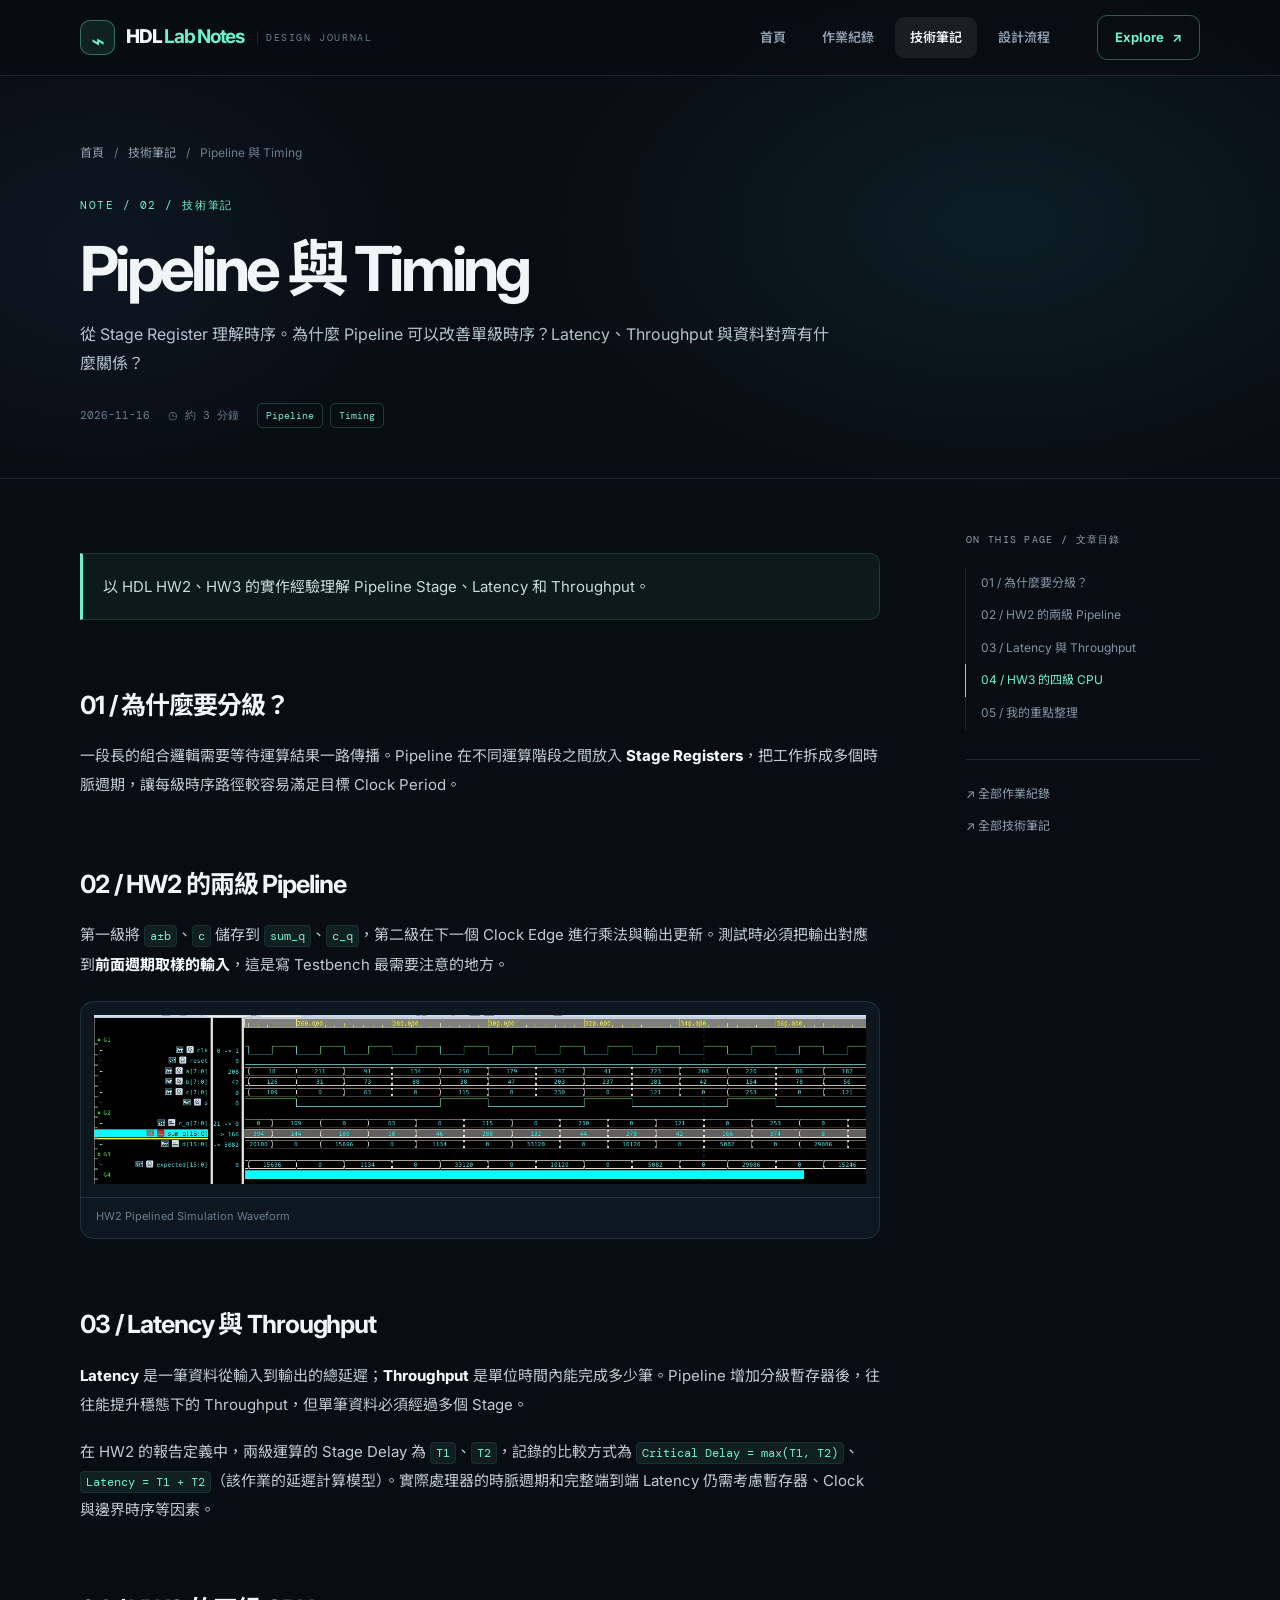
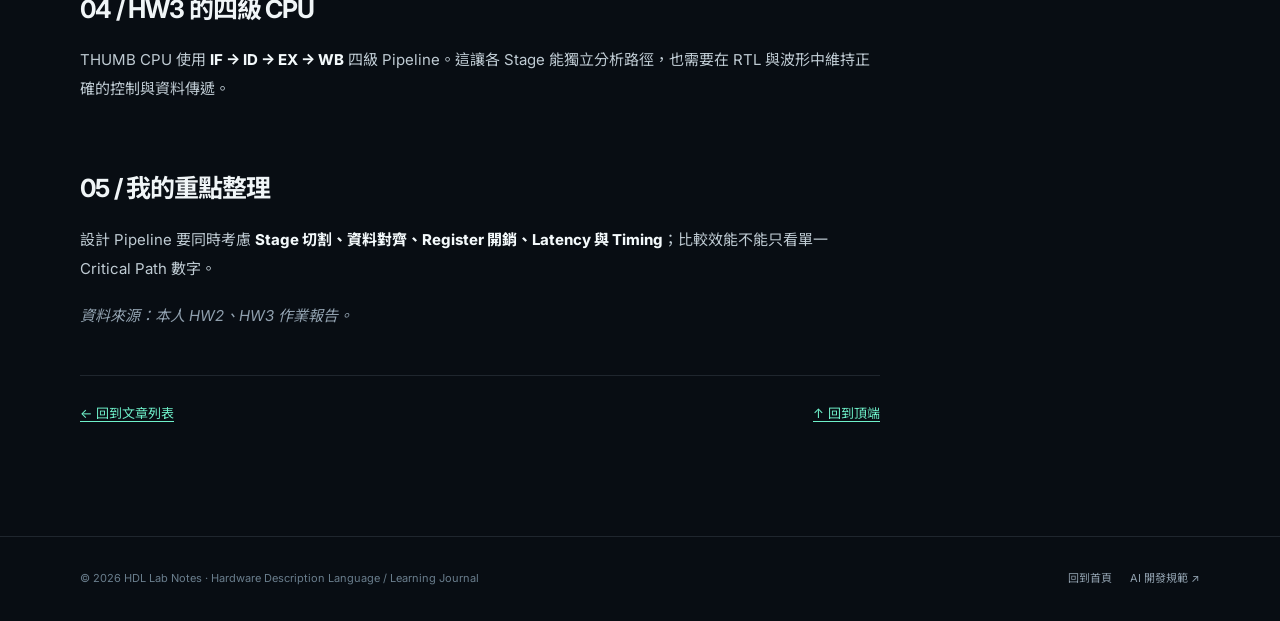
<file: notes/pipeline.html>
<!doctype html><html lang="zh-Hant"><head><meta charset="utf-8"/><meta name="viewport" content="width=device-width,initial-scale=1"/>
    <meta name="description" content="為什麼 Pipeline 可以改善單級時序？Latency、Throughput 與資料對齊有什麼關係？"/><meta name="theme-color" content="#080d13"/>
    <title>Pipeline 與 Timing · HDL Lab Notes</title><link rel="stylesheet" href="../assets/css/styles.css"/>
    <script defer src="../assets/js/site.js"></script></head><body><div class="reading-progress" data-progress></div><header class="site-header"><div class="wrap nav">
      <a class="brand" href="../index.html" aria-label="HDL Lab Notes 首頁"><span class="brand-icon" aria-hidden="true">⌁</span><span>HDL <b>Lab Notes</b></span><small>DESIGN JOURNAL</small></a>
      <nav class="nav-links" id="main-nav" data-nav-links aria-label="主要導覽">
        <a href="../index.html" >首頁</a>
        <a href="../index.html#assignments" >作業紀錄</a>
        <a href="../index.html#notes" aria-current="page">技術筆記</a>
        <a href="../index.html#workflow">設計流程</a>
      </nav>
      <a class="nav-cta" href="../index.html#assignments">Explore <span aria-hidden="true">↗</span></a>
      <button class="menu-toggle" type="button" data-menu-button aria-controls="main-nav" aria-expanded="false" aria-label="開啟選單">☰</button>
    </div></header><main><section class="article-head"><div class="wrap"><div class="crumbs"><a href="../index.html">首頁</a><span>/</span><a href="../index.html#notes">技術筆記</a><span>/</span><span>Pipeline 與 Timing</span></div>
        <div class="article-label">NOTE / 02 / 技術筆記</div><h1>Pipeline 與 Timing</h1><p class="article-deck">從 Stage Register 理解時序。為什麼 Pipeline 可以改善單級時序？Latency、Throughput 與資料對齊有什麼關係？</p>
        <div class="article-meta"><span>2026-11-16</span><span>◷ 約 3 分鐘</span><div class="tags"><span>Pipeline</span><span>Timing</span></div></div></div></section>
        <div class="wrap article-grid"><article class="prose"><blockquote>
<p>以 HDL HW2、HW3 的實作經驗理解 Pipeline Stage、Latency 和 Throughput。</p>
</blockquote>
<h2 id="section-1">01 / 為什麼要分級？</h2>
<p>一段長的組合邏輯需要等待運算結果一路傳播。Pipeline 在不同運算階段之間放入 <strong>Stage Registers</strong>，把工作拆成多個時脈週期，讓每級時序路徑較容易滿足目標 Clock Period。</p>
<h2 id="section-2">02 / HW2 的兩級 Pipeline</h2>
<p>第一級將 <code>a±b</code>、<code>c</code> 儲存到 <code>sum_q</code>、<code>c_q</code>，第二級在下一個 Clock Edge 進行乘法與輸出更新。測試時必須把輸出對應到<strong>前面週期取樣的輸入</strong>，這是寫 Testbench 最需要注意的地方。</p>
<figure><img loading="lazy" src="../assets/images/hw2-pipelined-wave.webp" alt="HW2 Pipelined Simulation Waveform"/><figcaption>HW2 Pipelined Simulation Waveform</figcaption></figure>
<h2 id="section-3">03 / Latency 與 Throughput</h2>
<p><strong>Latency</strong> 是一筆資料從輸入到輸出的總延遲；<strong>Throughput</strong> 是單位時間內能完成多少筆。Pipeline 增加分級暫存器後，往往能提升穩態下的 Throughput，但單筆資料必須經過多個 Stage。</p>
<p>在 HW2 的報告定義中，兩級運算的 Stage Delay 為 <code>T1</code>、<code>T2</code>，記錄的比較方式為 <code>Critical Delay = max(T1, T2)</code>、<code>Latency = T1 + T2</code>（該作業的延遲計算模型）。實際處理器的時脈週期和完整端到端 Latency 仍需考慮暫存器、Clock 與邊界時序等因素。</p>
<h2 id="section-4">04 / HW3 的四級 CPU</h2>
<p>THUMB CPU 使用 <strong>IF → ID → EX → WB</strong> 四級 Pipeline。這讓各 Stage 能獨立分析路徑，也需要在 RTL 與波形中維持正確的控制與資料傳遞。</p>
<h2 id="section-5">05 / 我的重點整理</h2>
<p>設計 Pipeline 要同時考慮 <strong>Stage 切割、資料對齊、Register 開銷、Latency 與 Timing</strong>；比較效能不能只看單一 Critical Path 數字。</p>
<p><em>資料來源：本人 HW2、HW3 作業報告。</em></p>
<nav class="article-prevnext" aria-label="文章導覽"><a href="../index.html#notes">← 回到文章列表</a><a href="#">↑ 回到頂端</a></nav></article>
         <aside class="article-aside"><div class="toc-title">ON THIS PAGE / 文章目錄</div><nav class="toc" data-toc aria-label="本篇目錄"></nav><div class="aside-bottom"><a href="../index.html#assignments">↗ 全部作業紀錄</a><a href="../index.html#notes">↗ 全部技術筆記</a></div></aside></div></main>
      <div class="lightbox" data-lightbox role="dialog" aria-modal="true" aria-label="圖片放大預覽" aria-hidden="true"><button class="lightbox-close" data-lightbox-close aria-label="關閉圖片">×</button><img alt="放大圖片"/><div class="lightbox-caption" data-lightbox-caption></div></div><footer class="footer"><div class="wrap footer-inner"><p>© 2026 HDL Lab Notes · Hardware Description Language / Learning Journal</p><div class="utility-links"><a href="../index.html">回到首頁</a><a href="../AGENTS.md" target="_blank" rel="noopener">AI 開發規範 ↗</a></div></div></footer></body></html>
</file>
<file: assets/css/styles.css>
@import url('https://fonts.googleapis.com/css2?family=DM+Mono:wght@400;500&family=Inter:wght@400;500;600;700;800&family=Noto+Sans+TC:wght@400;500;600;700;800&display=swap');
:root{color-scheme:dark;--bg:#080d13;--surface:#111a23;--surface-2:#17212b;--line:rgba(199,222,237,.12);--text:#f0f5f7;--muted:#90a0ae;--dim:#6a7e8d;--teal:#6ff1ca;--mint:#b3f8df;--blue:#79bbf9;--glow:rgba(70,226,177,.15);--max:1180px;--radius:20px}*{box-sizing:border-box}html{scroll-behavior:smooth;scroll-padding-top:106px}body{margin:0;background:var(--bg);color:var(--text);font-family:Inter,'Noto Sans TC',system-ui,sans-serif;font-size:15px;line-height:1.8;-webkit-font-smoothing:antialiased}body::before{content:'';position:absolute;inset:0 0 auto;height:830px;z-index:-1;background:radial-gradient(ellipse 52% 48% at 78% 27%,rgba(25,104,108,.19),transparent 70%),radial-gradient(ellipse 35% 40% at 8% 30%,rgba(44,83,119,.14),transparent 70%);pointer-events:none}::selection{background:var(--teal);color:#062017}a{color:inherit;text-decoration:none}button,input{font:inherit}button{cursor:pointer}button:focus-visible,a:focus-visible,input:focus-visible{outline:2px solid var(--teal);outline-offset:4px}img{display:block;max-width:100%}.wrap{max-width:var(--max);padding:0 30px;margin:0 auto}.eyebrow,.mono,.tag,.section-number,.meta,.system-label,.article-kind,.kicker,.mini-code{font-family:'DM Mono',ui-monospace,monospace;letter-spacing:.09em}.site-header{position:sticky;top:0;z-index:60;height:76px;background:rgba(8,13,19,.87);backdrop-filter:blur(24px);border-bottom:1px solid var(--line)}.nav{height:100%;display:flex;align-items:center;gap:32px}.brand{font-size:19px;font-weight:800;letter-spacing:-.065em;display:flex;align-items:center;gap:11px;white-space:nowrap}.brand-icon{display:grid;place-items:center;width:35px;height:35px;border:1px solid rgba(111,241,202,.38);border-radius:10px;background:rgba(111,241,202,.09);color:var(--teal);font-size:23px}.brand b{color:var(--teal)}.brand small{letter-spacing:.16em;font:10px 'DM Mono',monospace;color:var(--dim);padding-left:8px;border-left:1px solid var(--line);margin-left:2px}.nav-links{display:flex;gap:6px;margin-left:auto;align-items:center}.nav-links a{padding:9px 15px;color:var(--muted);border-radius:9px;font-size:13px;font-weight:600;transition:.2s}.nav-links a:hover,.nav-links a[aria-current=page]{color:var(--text);background:rgba(255,255,255,.07)}.nav-cta{display:flex;gap:8px;align-items:center;font-size:13px;font-weight:700;padding:10px 17px;border:1px solid rgba(111,241,202,.35);border-radius:10px;color:var(--teal);transition:.2s}.nav-cta:hover{background:rgba(111,241,202,.1)}.menu-toggle{display:none;border:1px solid var(--line);color:var(--text);background:var(--surface);border-radius:9px;padding:8px 12px}.hero{padding-top:100px;padding-bottom:105px;display:grid;grid-template-columns:1.04fr .96fr;gap:50px;align-items:center}.eyebrow{color:var(--teal);font-size:11px;font-weight:500;display:flex;align-items:center;gap:9px}.status-ping{display:inline-block;width:7px;height:7px;border-radius:50%;background:var(--teal);box-shadow:0 0 0 5px rgba(111,241,202,.1)}h1,h2,h3,p{margin-top:0}.hero h1{font-size:clamp(44px,5.1vw,73px);letter-spacing:-.065em;line-height:1.18;font-weight:800;margin:27px 0}.hero h1 em{font-style:normal;color:var(--teal)}.hero .intro{color:#a8bbc9;font-size:16px;max-width:510px;line-height:1.95}.hero-actions{display:flex;align-items:center;gap:12px;margin-top:32px;flex-wrap:wrap}.btn{border-radius:10px;padding:12px 19px;font-size:13px;font-weight:750;display:inline-flex;gap:16px;align-items:center;justify-content:center;transition:transform .2s,background .2s}.btn:hover{transform:translateY(-2px)}.btn-primary{background:var(--teal);color:#08211a}.btn-primary:hover{background:#9bfad9}.btn-outline{border:1px solid var(--line);background:rgba(255,255,255,.03);color:var(--text)}.btn-outline:hover{background:rgba(255,255,255,.08)}.hero-caption{margin-top:30px;color:var(--dim);font-size:12px}.hero-caption span{color:var(--teal)}.visual{border:1px solid rgba(118,180,186,.25);border-radius:22px;box-shadow:0 24px 85px rgba(0,0,0,.31),0 0 75px rgba(37,181,153,.05);background:linear-gradient(150deg,rgba(24,39,47,.93),rgba(10,20,28,.95));overflow:hidden;transform:rotate(1.3deg)}.visual-top{height:44px;display:flex;align-items:center;justify-content:space-between;padding:0 16px;border-bottom:1px solid var(--line);background:rgba(255,255,255,.025);font:10px 'DM Mono',monospace;color:var(--muted);letter-spacing:.07em}.window-dots{display:flex;gap:5px}.window-dots i{display:block;width:7px;height:7px;background:#627b86;border-radius:50%}.window-dots i:first-child{background:#ef907d}.window-dots i:nth-child(2){background:#e9c177}.window-dots i:last-child{background:#74d1ad}.visual-core{padding:38px 27px 24px}.schematic-title{display:flex;justify-content:space-between;color:var(--dim);font-size:10px;letter-spacing:.1em;font-family:'DM Mono',monospace;margin-bottom:23px}.chip-box{padding:22px 14px 24px;border:1px dashed rgba(111,241,202,.42);border-radius:16px;background:linear-gradient(120deg,rgba(111,241,202,.045),rgba(56,91,137,.045));position:relative}.chip-box::before,.chip-box::after{content:'';position:absolute;height:1px;width:24px;background:var(--teal);top:50%}.chip-box::before{left:-24px}.chip-box::after{right:-24px}.chip-kicker{text-align:center;font:10px 'DM Mono',monospace;letter-spacing:.14em;color:var(--teal);margin-bottom:12px}.pipeline{display:grid;grid-template-columns:repeat(4,minmax(0,1fr));gap:8px}.stage{min-height:102px;padding:13px 8px 9px;border:1px solid rgba(145,193,201,.22);border-radius:10px;background:linear-gradient(160deg,#1d3440,#13222c);display:flex;flex-direction:column;align-items:center;justify-content:center}.stage span{font:10px 'DM Mono',monospace;color:var(--dim)}.stage strong{font:700 clamp(16px,2.1vw,28px) Inter,sans-serif;letter-spacing:-.04em;margin:2px 0;color:var(--teal)}.stage small{font-size:10px;color:#a4bbc4}.stage:nth-child(2) strong,.stage:nth-child(4) strong{color:var(--blue)}.signal{display:flex;justify-content:space-between;gap:10px;font:10px 'DM Mono',monospace;color:var(--muted);margin-top:17px}.signal i{color:var(--teal);font-style:normal}.terminal{margin:22px 0 0;background:#070e14;border:1px solid var(--line);border-radius:11px;padding:17px 18px;font:11px/2.1 'DM Mono',monospace;color:#adc1c9}.terminal .prompt{color:var(--teal)}.terminal .pass{color:#88f4c7}.visual-foot{border-top:1px solid var(--line);padding:14px 19px;color:var(--dim);font:10px 'DM Mono',monospace;display:flex;justify-content:space-between}.visual-foot span{color:var(--teal)}.stats-strip{border-top:1px solid var(--line);border-bottom:1px solid var(--line);background:rgba(255,255,255,.018)}.stats{display:grid;grid-template-columns:repeat(3,1fr);gap:0}.stat{padding:27px 6px;display:flex;align-items:center;gap:17px}.stat:not(:last-child){border-right:1px solid var(--line)}.stat:not(:first-child){padding-left:45px}.stat strong{font-size:30px;font-weight:800;line-height:1;color:var(--teal);letter-spacing:-.06em}.stat span{font-size:12px;color:var(--muted)}.section{padding-top:106px}.section-header{display:flex;justify-content:space-between;gap:30px;align-items:end;margin-bottom:32px}.section-number{font-size:11px;color:var(--teal);display:block;margin-bottom:13px}.section-header h2{font-size:clamp(27px,3.4vw,40px);letter-spacing:-.06em;line-height:1.35;margin-bottom:8px}.section-header p{font-size:14px;color:var(--muted);margin:0}.section-aside{font:11px 'DM Mono',monospace;letter-spacing:.06em;color:var(--dim);white-space:nowrap}.search-area{border:1px solid var(--line);background:rgba(255,255,255,.023);border-radius:12px;display:flex;align-items:center;padding:0 14px;gap:12px;margin-bottom:22px}.search-area svg{width:17px;height:17px;stroke:var(--muted)}.search-area input{color:var(--text);flex:1;border:0;background:transparent;padding:14px 0;outline:none;min-width:0;font-size:13px}.search-area input::placeholder{color:#748795}.search-area small{font:11px 'DM Mono',monospace;color:var(--dim)}.card-grid{display:grid;grid-template-columns:repeat(2,minmax(0,1fr));gap:20px}.card{display:flex;flex-direction:column;overflow:hidden;background:linear-gradient(150deg,rgba(24,36,46,.9),rgba(13,22,31,.92));border:1px solid var(--line);border-radius:18px;transition:transform .25s,border-color .25s;min-height:100%}.card:hover{transform:translateY(-5px);border-color:rgba(111,241,202,.38)}.card-media{height:208px;position:relative;overflow:hidden;background:#12202d;display:flex;align-items:center;justify-content:center}.card-media img{width:100%;height:100%;object-fit:cover;opacity:.78;transition:.3s}.card:hover img{transform:scale(1.035);opacity:.95}.card-media::after{content:'';position:absolute;inset:0;background:linear-gradient(to top,rgba(8,13,19,.45),transparent 55%);pointer-events:none}.card-index{position:absolute;left:18px;top:17px;z-index:1;padding:5px 9px;background:rgba(7,15,21,.8);border:1px solid rgba(255,255,255,.14);border-radius:7px;color:var(--teal);font:10px 'DM Mono',monospace;letter-spacing:.09em}.card-body{padding:27px;display:flex;flex-direction:column;flex:1}.card-subtitle{font:10px 'DM Mono',monospace;letter-spacing:.1em;text-transform:uppercase;color:var(--teal);margin:0 0 11px}.card h3{font-size:24px;letter-spacing:-.05em;line-height:1.3;margin:0 0 12px}.card-body>p:not(.card-subtitle){font-size:13px;color:var(--muted);line-height:1.85;margin:0 0 21px}.tags{display:flex;flex-wrap:wrap;gap:7px}.tags span{font:10px 'DM Mono',monospace;color:#a4b7c3;padding:5px 8px;border:1px solid var(--line);border-radius:5px}.card-bottom{display:flex;justify-content:space-between;gap:10px;align-items:center;margin-top:auto;padding-top:23px}.card-date{font:11px 'DM Mono',monospace;color:var(--dim)}.card-arrow{display:inline-flex;align-items:center;gap:8px;color:var(--teal);font-size:12px;font-weight:700}.notes-grid{display:grid;grid-template-columns:repeat(3,minmax(0,1fr));gap:16px}.note-card{padding:27px;background:linear-gradient(145deg,rgba(24,37,45,.78),rgba(11,21,27,.8));border:1px solid var(--line);border-radius:16px;min-height:242px;transition:transform .25s,border-color .25s;display:flex;flex-direction:column}.note-card:hover{transform:translateY(-4px);border-color:rgba(111,241,202,.36)}.note-top{display:flex;justify-content:space-between;align-items:center;margin-bottom:24px}.note-top span{font:10px 'DM Mono',monospace;color:var(--teal)}.note-top b{font-size:19px;color:var(--muted);font-weight:400}.note-card h3{font-size:19px;letter-spacing:-.04em;line-height:1.35;margin-bottom:9px}.note-card p{color:var(--muted);font-size:12px;line-height:1.8;margin-bottom:22px}.note-card>small{margin-top:auto;color:var(--dim);font:11px 'DM Mono',monospace}.flow-section{padding-bottom:112px}.flow-grid{display:grid;grid-template-columns:repeat(6,minmax(0,1fr));gap:8px}.flow-cell{border:1px solid var(--line);border-radius:12px;background:rgba(255,255,255,.022);padding:20px 12px 19px;min-height:112px}.flow-cell span{font:10px 'DM Mono',monospace;color:var(--teal)}.flow-cell h4{font-size:13px;letter-spacing:-.02em;margin:18px 0 1px}.flow-cell p{margin:0;color:var(--dim);font-size:10px}.guide-band{background:linear-gradient(110deg,rgba(32,68,70,.45),rgba(18,34,50,.6));border-top:1px solid var(--line);border-bottom:1px solid var(--line);padding:64px 0}.guide-row{display:grid;grid-template-columns:1fr 1.1fr;gap:60px;align-items:center}.guide-row h2{font-size:30px;line-height:1.35;letter-spacing:-.055em;margin:15px 0 13px}.guide-row p{font-size:13px;color:var(--muted);max-width:470px}.guide-steps{display:grid;grid-template-columns:repeat(3,1fr);gap:13px}.guide-steps div{background:rgba(7,15,21,.4);border:1px solid var(--line);border-radius:12px;padding:20px 15px}.guide-steps span{color:var(--teal);font:11px 'DM Mono',monospace}.guide-steps strong{display:block;font-size:13px;margin:10px 0 5px}.guide-steps small{color:var(--muted);font-size:11px;line-height:1.5}.footer{border-top:1px solid var(--line);padding:32px 0;color:var(--dim)}.footer-inner{display:flex;align-items:center;justify-content:space-between;gap:20px}.footer p{margin:0;font-size:11px}.footer a{font-size:11px;color:var(--muted)}.footer a:hover{color:var(--teal)}.empty-state{display:none;padding:35px;border:1px dashed var(--line);border-radius:12px;color:var(--muted);text-align:center}.empty-state.show{display:block}
/* Article layout */
.article-head{border-bottom:1px solid var(--line);padding:66px 0 50px}.crumbs{display:flex;gap:10px;align-items:center;font-size:12px;color:var(--muted);margin-bottom:34px}.crumbs a:hover{color:var(--teal)}.crumbs span{color:var(--dim)}.article-label{color:var(--teal);font:11px 'DM Mono',monospace;letter-spacing:.14em}.article-head h1{font-size:clamp(36px,5vw,62px);line-height:1.25;letter-spacing:-.06em;max-width:870px;margin:17px 0 13px}.article-deck{font-size:16px;color:#b3c4ce;max-width:760px;line-height:1.8}.article-meta{display:flex;gap:18px;align-items:center;flex-wrap:wrap;margin-top:25px;color:var(--dim);font:11px 'DM Mono',monospace}.article-meta .tags span{color:var(--teal);border-color:rgba(111,241,202,.2)}.article-grid{display:grid;grid-template-columns:minmax(0,1fr) 234px;gap:70px;align-items:start;padding-top:54px;padding-bottom:110px}.prose{min-width:0;max-width:800px;font-size:15px;color:#bfcbd3;line-height:1.94}.prose h2{color:var(--text);font-size:25px;letter-spacing:-.045em;line-height:1.45;margin:58px 0 18px;padding-top:9px;scroll-margin-top:95px}.prose h2:first-child{margin-top:0}.prose h3{color:var(--text);font-size:19px;letter-spacing:-.04em;margin:35px 0 10px;scroll-margin-top:95px}.prose p{margin:0 0 18px}.prose strong{color:#f3f9fb;font-weight:750}.prose em{color:var(--muted)}.prose code{color:var(--teal);font:12px 'DM Mono',monospace;background:rgba(111,241,202,.08);border:1px solid rgba(111,241,202,.08);padding:2px 5px;border-radius:4px}.prose pre{background:#0b141c;padding:23px;border:1px solid var(--line);border-radius:10px;overflow:auto;font-size:13px;line-height:1.6;margin:22px 0}.prose pre code{background:none;border:0;padding:0;color:#b9e2d6}.prose a{color:var(--teal);text-decoration:underline;text-underline-offset:3px}.prose blockquote{margin:20px 0 32px;padding:18px 20px;background:rgba(111,241,202,.055);border:1px solid rgba(111,241,202,.15);border-left:3px solid var(--teal);border-radius:0 10px 10px 0;color:#c6dcd8}.prose blockquote p:last-child{margin-bottom:0}.prose ul,.prose ol{padding-left:24px;margin-bottom:22px}.prose li{padding-left:5px;margin-bottom:8px}.prose figure{margin:22px 0 36px;border:1px solid var(--line);background:#0d1720;border-radius:14px;overflow:hidden}.prose figure img{width:100%;height:auto;max-height:560px;object-fit:contain;cursor:zoom-in;padding:13px}.prose figcaption{font-size:11px;color:var(--dim);padding:10px 15px 14px;border-top:1px solid var(--line);line-height:1.5}.prose .table-scroller{width:100%;overflow-x:auto;margin:23px 0 29px;border:1px solid var(--line);border-radius:12px}.prose table{width:100%;border-collapse:collapse;font-size:12px;min-width:540px}.prose th{text-align:left;font-size:12px;color:var(--text);background:rgba(255,255,255,.06);font-weight:700}.prose td,.prose th{padding:12px 14px;border-bottom:1px solid var(--line)}.prose tr:last-child td{border-bottom:0}.prose td{color:#c4d1da}.prose hr{border:0;border-top:1px solid var(--line);margin:40px 0}.article-aside{position:sticky;top:114px}.toc-title{color:var(--muted);font:10px 'DM Mono',monospace;letter-spacing:.13em;margin-bottom:20px}.toc a{display:block;padding:7px 0 7px 15px;margin-left:-1px;color:#8193a2;border-left:1px solid var(--line);font-size:12px;line-height:1.55;transition:.2s}.toc a:hover,.toc a.active{color:var(--teal);border-left-color:var(--teal)}.toc .toc-sub{padding-left:25px;font-size:11px}.aside-bottom{margin-top:29px;padding-top:23px;border-top:1px solid var(--line);display:flex;flex-direction:column;gap:11px}.aside-bottom a{font-size:12px;color:var(--muted)}.aside-bottom a:hover{color:var(--teal)}.article-prevnext{margin-top:45px;padding-top:25px;border-top:1px solid var(--line);display:flex;justify-content:space-between;gap:15px}.article-prevnext a{color:var(--teal);font-size:13px}.lightbox{position:fixed;inset:0;z-index:100;background:rgba(2,7,11,.95);display:none;align-items:center;justify-content:center;padding:60px 20px 34px}.lightbox.open{display:flex}.lightbox img{max-width:96vw;max-height:82vh;object-fit:contain}.lightbox-close{position:absolute;right:26px;top:17px;color:white;font-size:25px;border:1px solid rgba(255,255,255,.3);background:rgba(255,255,255,.08);border-radius:10px;padding:4px 13px}.lightbox-caption{position:absolute;bottom:15px;left:30px;right:30px;text-align:center;color:#bdcbd0;font-size:12px}.reading-progress{position:fixed;z-index:99;height:2px;top:75px;left:0;width:0;background:var(--teal);transition:width .1s}.utility-links{display:flex;gap:18px;align-items:center}.utility-links a{color:var(--muted);font-size:11px}.utility-links a:hover{color:var(--teal)}
@media(max-width:1040px){.hero{grid-template-columns:1fr 1fr;gap:25px}.hero h1{font-size:52px}.guide-row{gap:32px}.article-grid{gap:37px;grid-template-columns:minmax(0,1fr) 210px}.flow-grid{grid-template-columns:repeat(3,1fr)}.visual-core{padding:25px 20px}.card-media{height:185px}}
@media(max-width:760px){.wrap{padding:0 21px}.site-header{height:68px}.brand{font-size:17px}.brand small{display:none}.nav{gap:10px}.nav-cta{margin-left:auto;padding:8px 10px;font-size:12px}.menu-toggle{display:block;order:3;margin-left:2px}.nav-links{position:absolute;top:68px;left:0;right:0;display:none;flex-direction:column;align-items:stretch;margin:0;padding:12px 21px 16px;background:#0b141c;border-bottom:1px solid var(--line)}.nav-links.open{display:flex}.nav-links a{padding:12px 14px}.hero{padding-top:57px;padding-bottom:75px;grid-template-columns:1fr;gap:44px}.hero h1{font-size:clamp(43px,10vw,60px)}.hero .intro{font-size:14px}.visual{transform:none;max-width:570px;width:100%;margin:auto}.stats{grid-template-columns:repeat(3,1fr)}.stat{display:block;padding:22px 10px}.stat:not(:first-child){padding-left:18px}.stat strong{display:block;font-size:23px}.stat span{font-size:10px}.section{padding-top:75px}.section-header{align-items:start;gap:15px}.section-aside{display:none}.card-grid{grid-template-columns:1fr}.card-media{height:230px}.notes-grid{grid-template-columns:1fr}.note-card{min-height:unset}.flow-grid{grid-template-columns:repeat(2,1fr)}.guide-row{grid-template-columns:1fr}.guide-steps{grid-template-columns:repeat(3,minmax(0,1fr))}.guide-band{padding:45px 0}.flow-section{padding-bottom:75px}.article-head{padding:37px 0 35px}.article-head h1{font-size:38px}.article-deck{font-size:14px}.article-grid{grid-template-columns:1fr;padding-top:28px;padding-bottom:75px}.article-aside{order:-1;position:static;border:1px solid var(--line);border-radius:12px;padding:15px 18px}.toc-title{margin:0 0 8px}.toc{display:grid;grid-template-columns:repeat(2,minmax(0,1fr));gap:0 10px}.toc a{font-size:11px;padding:7px 0 7px 9px}.aside-bottom{display:none}.prose{font-size:14px}.prose h2{font-size:21px}.footer-inner{align-items:start;flex-direction:column}.reading-progress{top:67px}}
@media(max-width:440px){.hero h1{font-size:41px}.visual-core{padding:22px 15px}.chip-box{padding:15px 8px}.stage{min-height:85px}.stage strong{font-size:18px}.stage small{font-size:9px}.stage span{font-size:8px}.visual-foot{font-size:8px}.guide-steps{grid-template-columns:1fr}.flow-cell{min-height:100px}.card-media{height:180px}.card h3{font-size:22px}.section-header h2{font-size:27px}.article-head h1{font-size:33px}.toc{grid-template-columns:1fr}.article-meta{gap:9px}}
@media(prefers-reduced-motion:reduce){html{scroll-behavior:auto}*,*::after,*::before{transition:none!important;animation:none!important}}
[hidden]{display:none!important}
</file>
